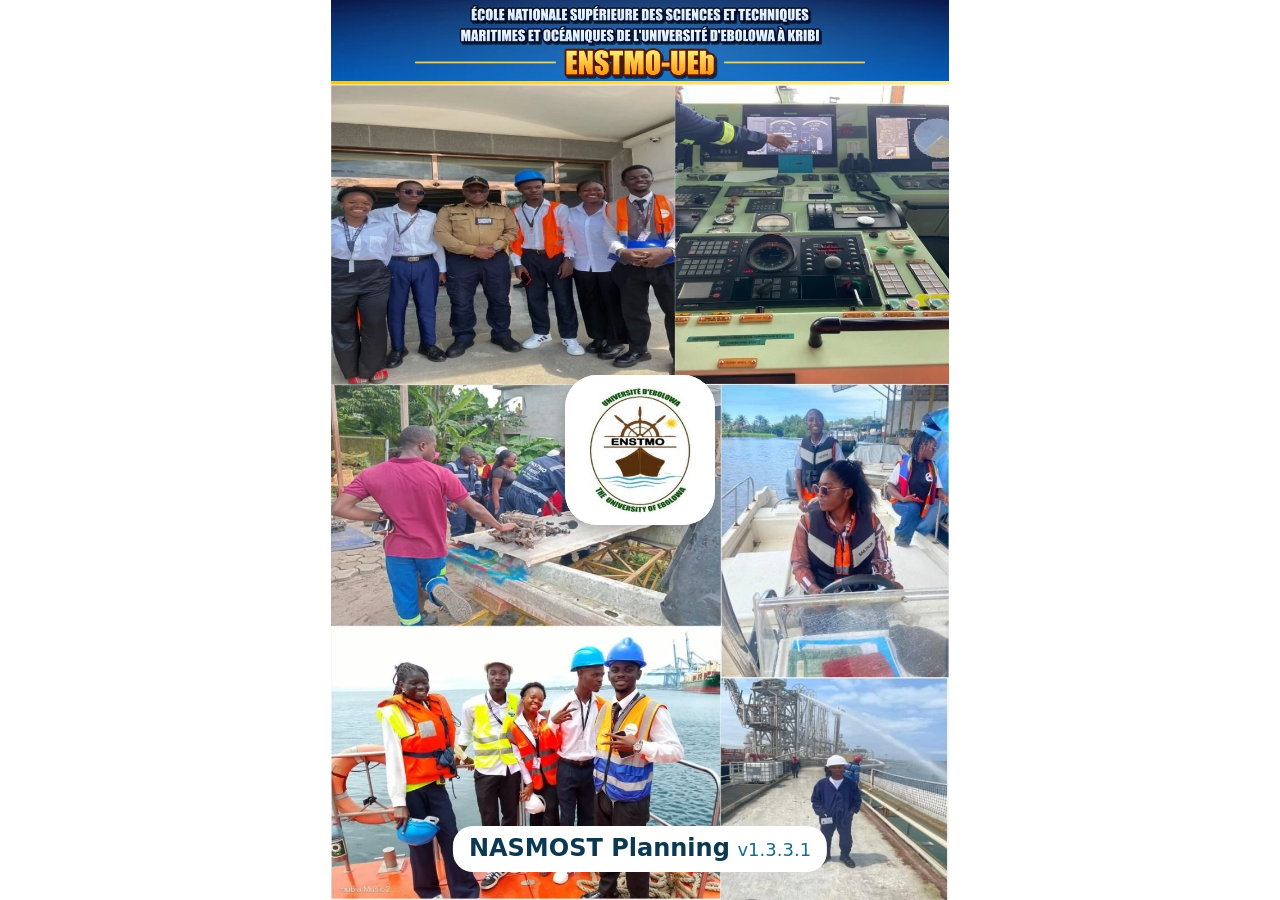
<file: web/index.html>
<!doctype html>
<html lang="fr">
<head>
  <meta charset="utf-8">
  <meta name="viewport" content="width=device-width, initial-scale=1, viewport-fit=cover">
  <title>NASMOST Planning</title>
  <meta name="description" content="Emplois du temps, annonces et opportunités des étudiants de l'ENSTMO (Université d'Ebolowa, Kribi).">
  <meta name="theme-color" content="#0B3954">
  <link rel="icon" href="icon-192.png">
  <link rel="apple-touch-icon" href="apple-touch-icon.png">
  <!-- iPhone : ouverture en plein écran depuis l'écran d'accueil, comme une application -->
  <meta name="apple-mobile-web-app-capable" content="yes">
  <meta name="mobile-web-app-capable" content="yes">
  <meta name="apple-mobile-web-app-title" content="NASMOST">
  <meta name="apple-mobile-web-app-status-bar-style" content="black-translucent">
  <link rel="manifest" href="manifest.webmanifest">
  <link rel="stylesheet" href="style.css">
</head>
<body>
  <!-- Écran d'accueil (quelques instants à l'ouverture), comme dans l'application mobile -->
  <div id="welcome" class="welcome" hidden>
    <img class="welcome-poster" src="welcome.webp" alt="">
    <div class="welcome-card"><img src="icon-512.png" alt=""></div>
    <div class="welcome-title"><strong>NASMOST Planning</strong> <span id="welcomeVersion"></span></div>
  </div>

  <header id="topbar" class="topbar">
    <div class="topbar-row">
      <button id="backButton" class="icon-button" hidden aria-label="Retour">
        <svg viewBox="0 0 24 24"><path d="M20 11H7.83l5.59-5.59L12 4l-8 8 8 8 1.41-1.41L7.83 13H20v-2z"/></svg>
      </button>
      <h1 id="title" class="title">NASMOST Planning</h1>
      <div id="actions" class="actions"></div>
    </div>
    <div id="weekbar" class="weekbar" hidden></div>
    <nav id="tabs" class="tabs" hidden></nav>
  </header>

  <main id="main" class="main"></main>

  <div id="menu" class="menu" hidden></div>
  <dialog id="dialog" class="dialog"></dialog>
  <div id="toast" class="toast" hidden></div>
  <!-- Invitation à installer le site comme une application (mobile, une fois) -->
  <div id="installBanner" class="install-banner" hidden></div>

  <script src="app.js"></script>
</body>
</html>
</file>
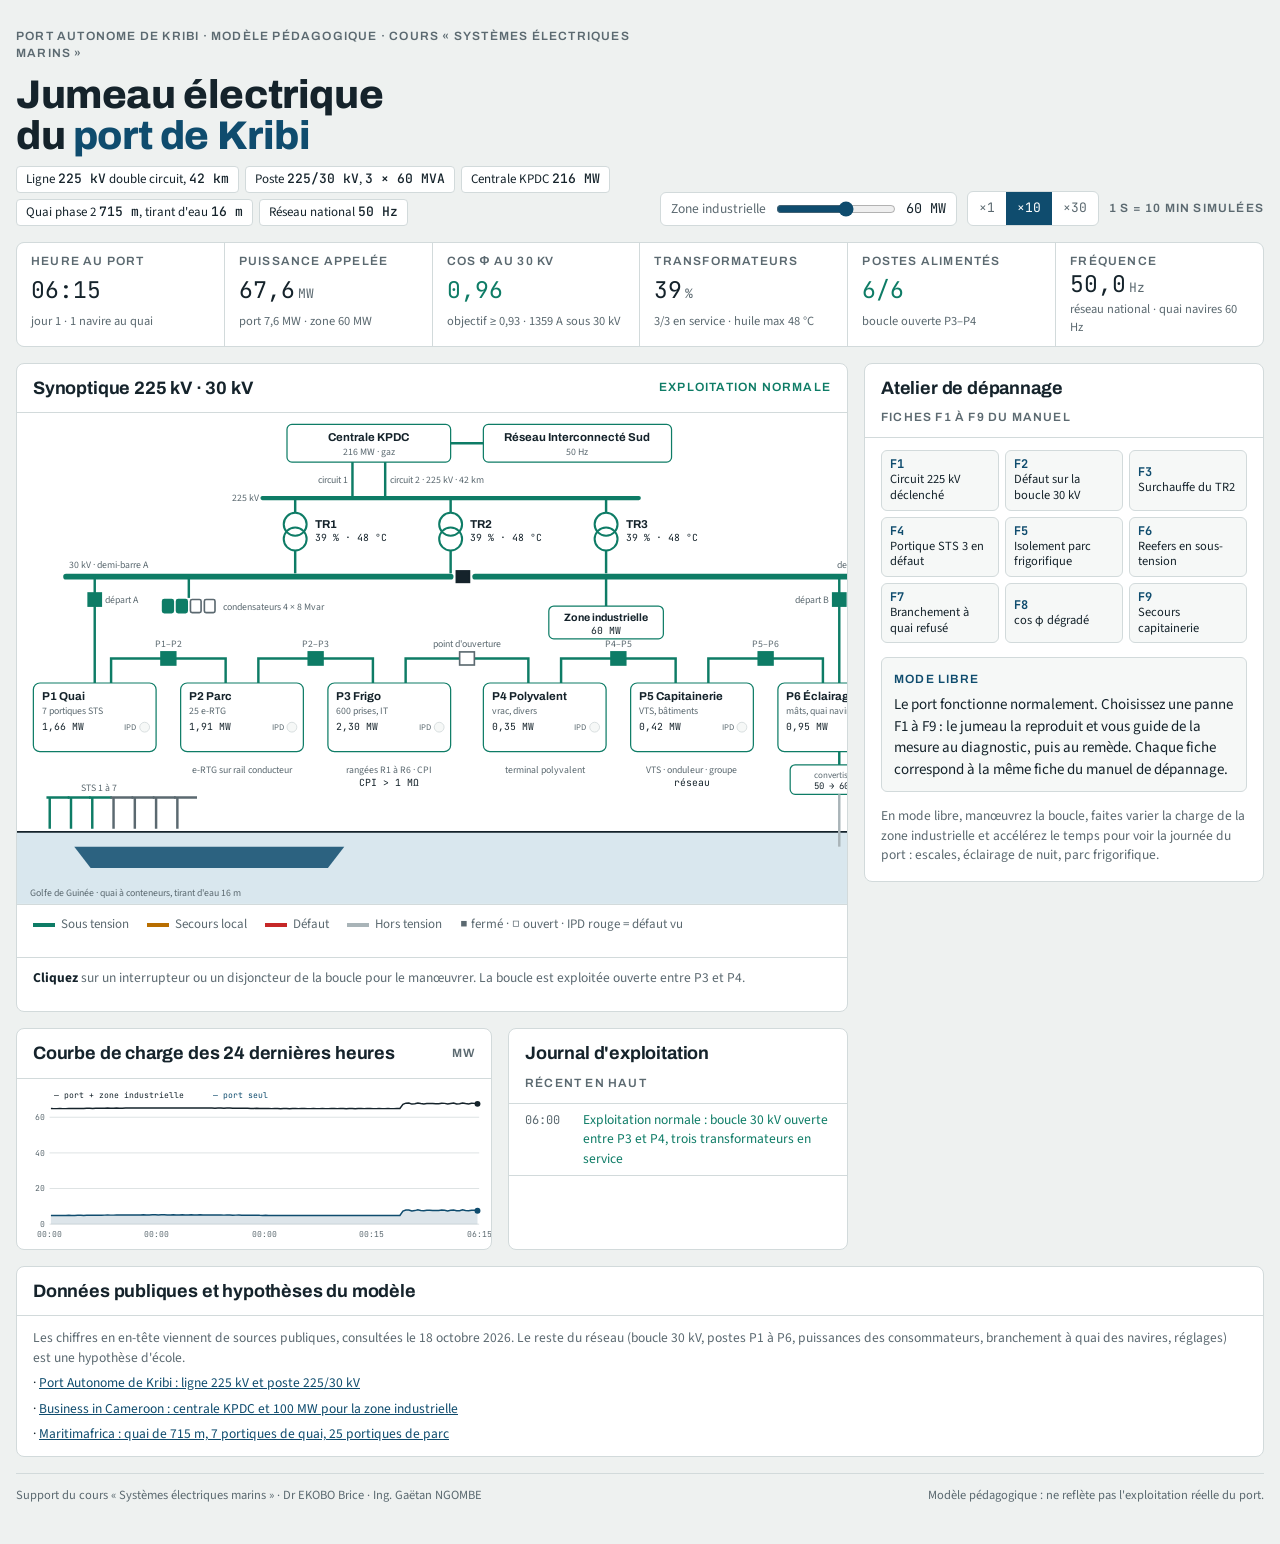
<file: supports/NMSI/NSI-4121/Jumeau_electrique_du_port_de_Kribi.html>
<!doctype html><html><head><meta charset=utf8><meta name=viewport content="width=device-width,initial-scale=1,viewport-fit=cover"><style>:root{color-scheme:light;box-sizing:border-box;padding-top:env(safe-area-inset-top,0px);padding-bottom:env(safe-area-inset-bottom,0px)}html{scroll-padding-top:env(safe-area-inset-top,0px)}body{margin:0;padding:0;font:14px -apple-system,BlinkMacSystemFont,sans-serif;background:#fff;color:#000}img{max-width:100%}[hidden]:not([hidden=until-found i]){display:none!important}</style></head><body>
<title>Jumeau électrique du port de Kribi</title>
<meta name="claude:viewport-fit-sides" content="cover">
<link rel="preconnect" href="https://fonts.googleapis.com">
<link rel="stylesheet" href="https://fonts.googleapis.com/css2?family=Archivo:wght@500;600;700;800&family=Source+Sans+3:wght@400;500;600&family=JetBrains+Mono:wght@400;500&display=swap">
<style>
/* Plan d'exploitation portuaire : synoptique HT au centre, atelier de dépannage à droite,
   courbe de charge du jour et sources dessous. Béton clair, bleu du golfe de Guinée. */
:root {
  --bg: #EEF1F0;
  --surface: #FFFFFF;
  --surface-2: #F6F8F7;
  --ink: #15232B;
  --mute: #5B6970;
  --line: #D2DADB;
  --sea: #0F4C6E;
  --sea-soft: #D9E7EE;
  --live: #0E7C66;
  --amber: #B86E00;
  --fault: #C62828;
  --dead: #A9B4B8;
  --f-disp: "Archivo", "Arial Narrow", Arial, sans-serif;
  --f-body: "Source Sans 3", "Segoe UI", Roboto, Helvetica, Arial, sans-serif;
  --f-mono: "JetBrains Mono", ui-monospace, Consolas, monospace;
}
@media (prefers-color-scheme: dark) { :root:not([data-theme="light"]) {
  --bg: #0E161A; --surface: #152127; --surface-2: #1A2930; --ink: #E2EAED; --mute: #93A4AB; --line: #2A3B42;
  --sea: #62B4DC; --sea-soft: #16313F; --live: #3CC29E; --amber: #F0A830; --fault: #FF6B6B; --dead: #4A5A61; color-scheme: dark; } }
:root[data-theme="dark"] {
  --bg: #0E161A; --surface: #152127; --surface-2: #1A2930; --ink: #E2EAED; --mute: #93A4AB; --line: #2A3B42;
  --sea: #62B4DC; --sea-soft: #16313F; --live: #3CC29E; --amber: #F0A830; --fault: #FF6B6B; --dead: #4A5A61; color-scheme: dark; }
* { box-sizing: border-box; }
html, body { background: var(--bg); color: var(--ink); }
body { font-family: var(--f-body); font-size: 15px; line-height: 1.45; padding-left: max(16px, env(safe-area-inset-left, 0px)); padding-right: max(16px, env(safe-area-inset-right, 0px)); padding-block: 16px 40px; }
.wrap { max-width: 1440px; margin: 0 auto; display: flex; flex-direction: column; gap: 16px; }
h1, h2, h3 { font-family: var(--f-disp); margin: 0; text-wrap: balance; letter-spacing: -.01em; }
.eyebrow { font-family: var(--f-disp); font-size: 12px; font-weight: 600; letter-spacing: .1em; text-transform: uppercase; color: var(--mute); }
.mono { font-family: var(--f-mono); font-variant-numeric: tabular-nums; }
button, select, input { font: inherit; }
button { cursor: pointer; }
:focus-visible { outline: 2px solid var(--sea); outline-offset: 2px; }

header.top { display: grid; grid-template-columns: minmax(0, 1fr) auto; gap: 12px 24px; align-items: end; }
@media (max-width: 860px) { header.top { grid-template-columns: minmax(0, 1fr); } }
header.top h1 { font-size: clamp(26px, 3.4vw, 40px); font-weight: 800; line-height: 1.02; }
header.top h1 span { color: var(--sea); }
.facts { display: flex; flex-wrap: wrap; gap: 6px; margin-top: 10px; }
.fact { font-size: 13px; padding: 3px 9px; border-radius: 4px; background: var(--surface); border: 1px solid var(--line); }
.fact b { font-family: var(--f-mono); font-weight: 500; }
.tools { display: flex; flex-wrap: wrap; gap: 10px; align-items: center; justify-content: flex-end; }
.tool { display: flex; align-items: center; gap: 8px; background: var(--surface); border: 1px solid var(--line); border-radius: 6px; padding: 6px 10px; font-size: 13.5px; }
.tool label { color: var(--mute); }
.tool input[type=range] { width: 120px; accent-color: var(--sea); }
.seg { display: inline-flex; border: 1px solid var(--line); border-radius: 6px; overflow: hidden; background: var(--surface); }
.seg button { border: 0; background: transparent; padding: 7px 11px; color: var(--mute); font-family: var(--f-mono); font-size: 13px; }
.seg button[aria-pressed="true"] { background: var(--sea); color: var(--surface); }

.kpis { display: grid; grid-template-columns: repeat(auto-fit, minmax(150px, 1fr)); gap: 1px; background: var(--line); border: 1px solid var(--line); border-radius: 8px; overflow: hidden; }
.kpi { background: var(--surface); padding: 10px 14px; display: grid; gap: 2px; }
.kpi .v { font-family: var(--f-mono); font-size: 23px; line-height: 1.1; font-variant-numeric: tabular-nums; }
.kpi .v small { font-size: 13px; color: var(--mute); margin-left: 3px; }
.kpi .s { font-size: 12.5px; color: var(--mute); }
.kpi.warn .v { color: var(--amber); } .kpi.crit .v { color: var(--fault); } .kpi.good .v { color: var(--live); }

.main { display: grid; grid-template-columns: minmax(0, 1fr) 400px; gap: 16px; align-items: start; }
@media (max-width: 1150px) { .main { grid-template-columns: minmax(0, 1fr); } }
.card { background: var(--surface); border: 1px solid var(--line); border-radius: 8px; min-width: 0; }
.card > header { display: flex; justify-content: space-between; align-items: center; gap: 8px; flex-wrap: wrap; padding: 11px 16px; border-bottom: 1px solid var(--line); }
.card > header h2 { font-size: 18px; font-weight: 700; }

/* synoptique */
.scroll { overflow-x: auto; }
#mimic { display: block; width: 100%; min-width: 900px; height: auto; }
#mimic text { font-family: var(--f-body); fill: var(--ink); }
#mimic .nm { font-family: var(--f-disp); font-weight: 700; font-size: 14px; }
#mimic .sm { font-size: 12px; fill: var(--mute); }
#mimic .mv { font-family: var(--f-mono); font-size: 12px; fill: var(--ink); }
.w { fill: none; stroke: var(--dead); stroke-width: 3; }
.w.live { stroke: var(--live); }
.w.fault { stroke: var(--fault); }
.w.amber { stroke: var(--amber); }
.bus { stroke-width: 7; stroke-linecap: round; }
.sw { fill: var(--surface); stroke: var(--mute); stroke-width: 2; cursor: pointer; }
.sw.closed { fill: var(--ink); stroke: var(--ink); }
.sw.closed.live { fill: var(--live); stroke: var(--live); }
.sw.trip { stroke: var(--fault); stroke-width: 3; }
.sw:hover { stroke: var(--sea); stroke-width: 3; }
.box { fill: var(--surface); stroke: var(--line); stroke-width: 1.5; }
.box.live { stroke: var(--live); }
.box.dead { stroke: var(--dead); stroke-dasharray: 5 4; }
.box.backup { stroke: var(--amber); }
.box.alarm { stroke: var(--fault); stroke-width: 2.5; }
.ipd { fill: var(--surface-2); stroke: var(--line); }
.ipd.on { fill: var(--fault); stroke: var(--fault); }
.sea { fill: var(--sea-soft); }
.hull { fill: var(--sea); opacity: .85; }
.legend { display: flex; flex-wrap: wrap; gap: 6px 18px; padding: 10px 16px; border-top: 1px solid var(--line); font-size: 13px; color: var(--mute); }
.legend i { display: inline-block; width: 22px; border-top: 4px solid; vertical-align: middle; margin-right: 6px; }
.note { padding: 10px 16px; border-top: 1px solid var(--line); font-size: 13.5px; color: var(--mute); }
.note b { color: var(--ink); }

/* atelier */
.sc-list { display: grid; grid-template-columns: repeat(3, 1fr); gap: 6px; padding: 12px 16px 0; }
.sc-list button { text-align: left; border: 1px solid var(--line); background: var(--surface-2); border-radius: 6px; padding: 6px 8px; font-size: 12.5px; line-height: 1.25; color: var(--ink); min-height: 48px; }
.sc-list button b { display: block; font-family: var(--f-mono); font-size: 12px; color: var(--sea); }
.sc-list button[aria-pressed="true"] { border-color: var(--sea); box-shadow: inset 0 0 0 1px var(--sea); }
.sc-list button.done b::after { content: " ✓"; color: var(--live); }
.atelier { padding: 14px 16px 16px; display: grid; gap: 14px; }
.ticket { border: 1px solid var(--line); border-radius: 6px; padding: 10px 12px; background: var(--surface-2); }
.ticket .eyebrow { color: var(--fault); }
.ticket p { margin: 4px 0 0; }
.stage h3 { font-size: 14px; font-weight: 700; text-transform: uppercase; letter-spacing: .06em; color: var(--mute); margin-bottom: 6px; display: flex; justify-content: space-between; }
.meas { display: grid; gap: 6px; }
.meas button { display: grid; grid-template-columns: minmax(0, 1fr) auto; gap: 8px; align-items: center; text-align: left; border: 1px solid var(--line); background: var(--surface); border-radius: 6px; padding: 7px 10px; color: var(--ink); font-size: 13.5px; }
.meas button:hover:not(:disabled) { border-color: var(--sea); }
.meas button .r { font-family: var(--f-mono); font-size: 12.5px; color: var(--mute); }
.meas button.shown { cursor: default; background: var(--surface-2); }
.meas button.shown .r { color: var(--ink); }
.meas .res { grid-column: 1 / -1; font-size: 13px; color: var(--ink); border-top: 1px dashed var(--line); padding-top: 5px; }
.choices { display: grid; gap: 6px; }
.choices button { text-align: left; border: 1px solid var(--line); background: var(--surface); border-radius: 6px; padding: 8px 10px; color: var(--ink); font-size: 13.5px; }
.choices button.ok { border-color: var(--live); background: color-mix(in srgb, var(--live) 10%, var(--surface)); }
.choices button.ko { border-color: var(--fault); background: color-mix(in srgb, var(--fault) 8%, var(--surface)); }
.fb { font-size: 13px; padding: 8px 10px; border-radius: 6px; border-left: 0; background: var(--surface-2); }
.acts { display: flex; flex-wrap: wrap; gap: 6px; }
.acts button { border: 1px solid var(--sea); color: var(--sea); background: var(--surface); border-radius: 6px; padding: 7px 11px; font-size: 13.5px; }
.acts button:disabled { opacity: .45; cursor: not-allowed; }
.acts button.done { border-color: var(--live); color: var(--live); }
.score { display: flex; justify-content: space-between; gap: 10px; align-items: center; font-size: 13.5px; border-top: 1px solid var(--line); padding-top: 10px; }
.score .big { font-family: var(--f-mono); font-size: 22px; }
.win { color: var(--live); font-family: var(--f-disp); font-weight: 700; }

/* journal & courbe */
.log { list-style: none; margin: 0; padding: 0; max-height: 260px; overflow-y: auto; }
.log li { display: grid; grid-template-columns: 50px minmax(0, 1fr); gap: 8px; padding: 6px 16px; border-bottom: 1px solid var(--line); font-size: 13.5px; }
.log .tm { font-family: var(--f-mono); color: var(--mute); font-size: 12px; padding-top: 2px; }
.log .a { color: var(--fault); } .log .o { color: var(--live); } .log .i { color: var(--ink); } .log .w2 { color: var(--amber); }
#curve { display: block; width: 100%; height: auto; }
#curve text { font-family: var(--f-mono); font-size: 11px; fill: var(--mute); }
.two { display: grid; grid-template-columns: minmax(0, 1.4fr) minmax(0, 1fr); gap: 16px; }
@media (max-width: 1000px) { .two { grid-template-columns: minmax(0, 1fr); } }
.src { padding: 12px 16px; font-size: 13.5px; display: grid; gap: 6px; }
.src a { color: var(--sea); }
.src p { margin: 0; color: var(--mute); }
footer { font-size: 12.5px; color: var(--mute); display: flex; justify-content: space-between; flex-wrap: wrap; gap: 8px; border-top: 1px solid var(--line); padding-top: 12px; }
@media (max-width: 520px) { .sc-list { grid-template-columns: repeat(2, 1fr); } }
@media (prefers-reduced-motion: reduce) { * { transition: none !important; } }
</style>

<div class="wrap">
  <header class="top">
    <div>
      <p class="eyebrow">Port Autonome de Kribi · modèle pédagogique · cours « Systèmes électriques marins »</p>
      <h1>Jumeau électrique du <span>port de Kribi</span></h1>
      <div class="facts" aria-label="Données publiques">
        <span class="fact">Ligne <b>225 kV</b> double circuit, <b>42 km</b></span>
        <span class="fact">Poste <b>225/30 kV</b>, <b>3 × 60 MVA</b></span>
        <span class="fact">Centrale KPDC <b>216 MW</b></span>
        <span class="fact">Quai phase 2 <b>715 m</b>, tirant d'eau <b>16 m</b></span>
        <span class="fact">Réseau national <b>50 Hz</b></span>
      </div>
    </div>
    <div class="tools">
      <div class="tool"><label for="ind">Zone industrielle</label><input id="ind" type="range" min="0" max="100" step="5" value="60"><span class="mono" id="indv">60 MW</span></div>
      <div class="seg" role="group" aria-label="Vitesse de simulation">
        <button data-sp="1" aria-pressed="false">×1</button>
        <button data-sp="10" aria-pressed="true">×10</button>
        <button data-sp="30" aria-pressed="false">×30</button>
      </div>
      <span class="eyebrow">1 s = <span id="spv">10</span> min simulées</span>
    </div>
  </header>

  <section class="kpis" aria-label="Indicateurs du poste 30 kV">
    <div class="kpi" id="k-h"><span class="eyebrow">Heure au port</span><span class="v">06:00</span><span class="s">jour 1</span></div>
    <div class="kpi" id="k-p"><span class="eyebrow">Puissance appelée</span><span class="v">0<small>MW</small></span><span class="s">port + zone industrielle</span></div>
    <div class="kpi" id="k-c"><span class="eyebrow">cos φ au 30 kV</span><span class="v">0,95</span><span class="s">objectif ≥ 0,93</span></div>
    <div class="kpi" id="k-t"><span class="eyebrow">Transformateurs</span><span class="v">0<small>%</small></span><span class="s">charge moyenne</span></div>
    <div class="kpi" id="k-n"><span class="eyebrow">Postes alimentés</span><span class="v">6/6</span><span class="s">boucle 30 kV</span></div>
    <div class="kpi" id="k-f"><span class="eyebrow">Fréquence</span><span class="v">50,0<small>Hz</small></span><span class="s">quai navires : 60 Hz</span></div>
  </section>

  <div class="main">
    <div style="display:grid;gap:16px;min-width:0">
      <section class="card" aria-label="Synoptique électrique du port">
        <header><h2>Synoptique 225 kV · 30 kV</h2><span class="eyebrow" id="state">Exploitation normale</span></header>
        <div class="scroll"><svg id="mimic" viewBox="0 0 1100 600" role="img" aria-label="Schéma unifilaire interactif du réseau électrique du port de Kribi"></svg></div>
        <div class="legend">
          <span><i style="border-color:var(--live)"></i>Sous tension</span>
          <span><i style="border-color:var(--amber)"></i>Secours local</span>
          <span><i style="border-color:var(--fault)"></i>Défaut</span>
          <span><i style="border-color:var(--dead)"></i>Hors tension</span>
          <span>■ fermé · □ ouvert · IPD rouge = défaut vu</span>
        </div>
        <p class="note"><b>Cliquez</b> sur un interrupteur ou un disjoncteur de la boucle pour le manœuvrer. La boucle est exploitée ouverte entre P3 et P4.</p>
      </section>
      <div class="two">
        <section class="card" aria-label="Courbe de charge">
          <header><h2>Courbe de charge des 24 dernières heures</h2><span class="eyebrow">MW</span></header>
          <svg id="curve" viewBox="0 0 640 230" role="img" aria-label="Puissance appelée par le port et la zone industrielle"></svg>
        </section>
        <section class="card" aria-label="Journal d'exploitation">
          <header><h2>Journal d'exploitation</h2><span class="eyebrow">récent en haut</span></header>
          <ul class="log" id="log"></ul>
        </section>
      </div>
    </div>

    <section class="card" aria-label="Atelier de dépannage">
      <header><h2>Atelier de dépannage</h2><span class="eyebrow">fiches F1 à F9 du manuel</span></header>
      <div class="sc-list" id="sc-list" role="group" aria-label="Pannes à simuler"></div>
      <div class="atelier" id="atelier"></div>
    </section>
  </div>

  <section class="card" aria-label="Données et hypothèses">
    <header><h2>Données publiques et hypothèses du modèle</h2></header>
    <div class="src">
      <p>Les chiffres en en-tête viennent de sources publiques, consultées le 18 octobre 2026. Le reste du réseau (boucle 30 kV, postes P1 à P6, puissances des consommateurs, branchement à quai des navires, réglages) est une hypothèse d'école.</p>
      <span>· <a href="https://pak.cm/?p=11567" target="_blank" rel="noopener">Port Autonome de Kribi : ligne 225 kV et poste 225/30 kV</a></span>
      <span>· <a href="https://www.businessincameroon.com/energy/0608-14900-kribi-gas-plant-to-supply-100-mw-to-industrial-zone-by-end-of-2026" target="_blank" rel="noopener">Business in Cameroon : centrale KPDC et 100 MW pour la zone industrielle</a></span>
      <span>· <a href="https://maritimafrica.com/en/kribi-containers-terminal-kct-is-investing-more-than-us114-million-about-70-billion-cfa-francs-for-the-acquisition-of-new-equipment/" target="_blank" rel="noopener">Maritimafrica : quai de 715 m, 7 portiques de quai, 25 portiques de parc</a></span>
    </div>
  </section>

  <footer>
    <span>Support du cours « Systèmes électriques marins » · Dr EKOBO Brice · Ing. Gaëtan NGOMBE</span>
    <span>Modèle pédagogique : ne reflète pas l'exploitation réelle du port.</span>
  </footer>
</div>

<script>
/*MODEL-START*/
const POSTES = [
  { id: "P1", nm: "P1 Quai", sub: "7 portiques STS" },
  { id: "P2", nm: "P2 Parc", sub: "25 e-RTG" },
  { id: "P3", nm: "P3 Frigo", sub: "600 prises, IT" },
  { id: "P4", nm: "P4 Polyvalent", sub: "vrac, divers" },
  { id: "P5", nm: "P5 Capitainerie", sub: "VTS, bâtiments" },
  { id: "P6", nm: "P6 Éclairage", sub: "mâts, quai navires" },
];
// segments de boucle : DA-P1, P1-P2, P2-P3, P3-P4 (ouverture), P4-P5, P5-P6, P6-DB
const SEGS = ["A1", "12", "23", "34", "45", "56", "6B"];

function newState() {
  return {
    t: 6 * 60, // minutes depuis minuit, jour 1
    ind: 60,
    c225: [true, true],
    tr: [{ on: true, fans: true, th: 50, share: 1 }, { on: true, fans: true, th: 50, share: 1 }, { on: true, fans: true, th: 50, share: 1 }],
    DA: true, DB: true, DAtrip: false, DBtrip: false,
    seg: { A1: true, "12": true, "23": true, "34": false, "45": true, "56": true, "6B": true },
    segFault: null, ipd: {},
    capSteps: [true, true, true, true], capFuse: [true, true, true, true],
    sts3: "ok", // ok | defaut | consigne
    cpi: 2000, isoFault: false, // kΩ
    rowR2: false,
    ops: { converter: true, connected: false, refused: false },
    p5brk: true, gen5: { run: false, fail: false, chargerOK: true, tries: 0, startT: 0 }, ups: 100,
    gen3: { run: false, st: 0 },
    log: [], seq: 0, hist: [],
    flags: {},
  };
}
function logE(S, k, m) { S.log.unshift({ t: S.t, k, m, n: ++S.seq }); if (S.log.length > 80) S.log.pop(); }
function hh(t) { const m = Math.floor(t) % 1440; return String(Math.floor(m / 60)).padStart(2, "0") + ":" + String(m % 60).padStart(2, "0"); }

// ----- profils de charge (MW) -----
function ships(t) { const h = (t / 60) % 24; return { A: h >= 2 && h < 14, B: h >= 10 && h < 23 }; }
function profile(S) {
  const h = (S.t / 60) % 24, sh = ships(S.t);
  const nCranes = (sh.A ? 3 : 0) + (sh.B ? 3 : 0) - (S.sts3 !== "ok" && (sh.A || sh.B) ? 1 : 0);
  const wob = 0.85 + 0.15 * Math.sin(S.t / 7) * Math.sin(S.t / 3.1);
  const night = h < 6.5 || h >= 18.5;
  const P = {
    P1: 0.15 + Math.max(0, nCranes) * 0.62 * wob,
    P2: 0.25 + (sh.A || sh.B ? 1.9 : 0.5) * (0.9 + 0.1 * Math.sin(S.t / 5)),
    P3: 2.3 * (1 + 0.15 * Math.max(0, Math.sin((h - 7) / 24 * 2 * Math.PI))),
    P4: h >= 7 && h < 19 ? 1.2 : 0.35,
    P5: 0.42 + (h >= 8 && h < 18 ? 0.18 : 0),
    P6: (night ? 0.95 : 0.1) + (S.ops.connected ? 2.5 : 0),
  };
  const PF = { P1: 0.84, P2: 0.9, P3: 0.86, P4: 0.85, P5: 0.9, P6: S.ops.connected ? 0.94 : 0.95 };
  return { P, PF, nCranes: Math.max(0, nCranes), sh };
}

// ----- topologie de la boucle -----
function ring(S) {
  // nœuds : A (barre A via DA), P1..P6, B (barre B via DB)
  const nodes = ["A", "P1", "P2", "P3", "P4", "P5", "P6", "B"];
  const live = {};
  const srcA = S.DA && !S.DAtrip, srcB = S.DB && !S.DBtrip;
  const busOK = S.tr.some(t => t.on) && (S.c225[0] || S.c225[1]);
  const feed = {};
  const walk = (startIdx, dir, tag) => {
    for (let i = startIdx; i >= 0 && i < nodes.length; i += dir) {
      const segIdx = dir > 0 ? i : i - 1; // segment entre nodes[i] et nodes[i+dir]
      if (i !== startIdx) { live[nodes[i]] = true; (feed[nodes[i]] ||= []).push(tag); }
      const s = dir > 0 ? SEGS[i] : SEGS[i - 1];
      if (s === undefined || !S.seg[s]) break;
    }
  };
  if (busOK && srcA) walk(0, 1, "A");
  if (busOK && srcB) walk(7, -1, "B");
  return { live, feed };
}
function segEnergized(S, s, R) {
  const i = SEGS.indexOf(s); const nodes = ["A", "P1", "P2", "P3", "P4", "P5", "P6", "B"];
  const a = nodes[i], b = nodes[i + 1];
  const la = a === "A" ? (S.DA && !S.DAtrip) : R.live[a], lb = b === "B" ? (S.DB && !S.DBtrip) : R.live[b];
  return S.seg[s] && (la || lb);
}
function checkFault(S) {
  if (!S.segFault) return;
  const R = ring(S);
  if (!segEnergized(S, S.segFault, R)) return;
  // quel départ alimente le défaut ?
  const i = SEGS.indexOf(S.segFault); const nodes = ["A", "P1", "P2", "P3", "P4", "P5", "P6", "B"];
  const a = nodes[i], b = nodes[i + 1];
  const fromA = a === "A" ? true : (R.feed[a] || []).includes("A") || (R.feed[b] || []).includes("A");
  const fromB = b === "B" ? true : (R.feed[b] || []).includes("B") || (R.feed[a] || []).includes("B");
  S.ipd = {};
  if (fromA && S.DA && !S.DAtrip) { S.DAtrip = true; for (let k = 1; k <= i; k++) S.ipd[nodes[k]] = true; logE(S, "a", "Déclenchement départ A : maximum de courant phase-terre"); }
  if (fromB && S.DB && !S.DBtrip) { S.DBtrip = true; for (let k = i + 1; k <= 6; k++) S.ipd[nodes[k]] = true; logE(S, "a", "Déclenchement départ B : maximum de courant phase-terre"); }
}

function compute(S) {
  const pr = profile(S), R = ring(S);
  const out = { R, pr, postes: {} };
  let P = 0, Q = 0, Pport = 0;
  POSTES.forEach(p => {
    let live = !!R.live[p.id], backup = false, pw = pr.P[p.id];
    if (p.id === "P3" && !live && S.gen3.run && S.gen3.st >= 10) backup = true;
    if (p.id === "P5" && live && !S.p5brk) { live = false; }
    if (p.id === "P5" && !live && S.gen5.run) backup = true;
    out.postes[p.id] = { live, backup, P: live ? pw : backup ? (p.id === "P3" ? 1.4 : 0.42) : 0 };
    if (live) { P += pw; Q += pw * Math.tan(Math.acos(pr.PF[p.id])); Pport += pw; }
  });
  const ind = S.ind; P += ind; Q += ind * Math.tan(Math.acos(0.88));
  // batterie de condensateurs : 4 gradins de 8 Mvar, régulateur visant cos φ 0,95
  const qTarget = P * Math.tan(Math.acos(0.95));
  let need = Math.max(0, Q - qTarget), steps = 0;
  S.capSteps = S.capSteps.map((_, k) => { const want = need > 3; if (want) { need -= 8; steps++; } return want; });
  const qc = S.capSteps.reduce((a, on, k) => a + (on && S.capFuse[k] ? 8 : 0), 0);
  const Qn = Q - qc;
  const Sva = Math.sqrt(P * P + Qn * Qn);
  out.P = P; out.Pport = Pport; out.Q = Qn; out.S = Sva; out.cos = Sva > 0 ? P / Sva : 1; out.qc = qc;
  const trOn = S.tr.filter(t => t.on);
  const wsum = trOn.reduce((a, t) => a + t.share, 0);
  out.trLoad = S.tr.map(t => t.on ? (Sva * t.share / wsum) / 60 : 0);
  out.I30 = Sva * 1e6 / (Math.sqrt(3) * 30000);
  out.c225Load = (S.c225[0] && S.c225[1]) ? Sva / 2 : Sva;
  return out;
}

function step(S, dtMin) {
  S.t += dtMin;
  checkFault(S);
  const C = compute(S);
  // transformateurs
  S.tr.forEach((t, k) => {
    if (!t.on) { t.th += (30 - t.th) * Math.min(1, dtMin / 60); return; }
    const L = C.trLoad[k];
    const thss = 35 + 60 * L * L * (t.fans ? 1 : 5);
    t.th += (thss - t.th) * Math.min(1, dtMin / 40);
    if (t.th > 90 && !t.alarmed) { t.alarmed = true; logE(S, "w2", `Alarme température huile TR${k + 1} : ${t.th.toFixed(0)} °C`); }
    if (t.th < 85) t.alarmed = false;
    if (t.th >= 105) { t.on = false; t.alarmed = false; logE(S, "a", `Déclenchement TR${k + 1} par thermostat à 105 °C ; charge reprise par les autres transformateurs`); }
  });
  // groupe de secours P3 (frigorifique)
  const p3 = C.R.live.P3;
  if (!p3) { if (!S.gen3.run) { S.gen3.run = true; S.gen3.st = 0; logE(S, "w2", "P3 hors tension : démarrage du groupe de secours du parc frigorifique"); } S.gen3.st += dtMin * 6; }
  else if (S.gen3.run) { S.gen3.run = false; logE(S, "o", "P3 réalimenté par la boucle : groupe de secours frigorifique arrêté"); }
  // poste P5 et groupe capitainerie
  const p5grid = C.R.live.P5 && S.p5brk;
  if (!p5grid) {
    if (!S.gen5.run) {
      if (!S.gen5.fail) { S.gen5.run = true; logE(S, "w2", "P5 hors tension : groupe de secours de la capitainerie en charge"); }
      else if (S.gen5.tries < 3) { S.gen5.tries = 3; logE(S, "a", "Groupe de secours P5 : 3 tentatives, échec démarrage. VTS sur onduleur"); }
      S.ups = Math.max(0, S.ups - dtMin * (100 / 25));
      if (S.ups === 0 && !S.flags.vtsLost) { S.flags.vtsLost = true; logE(S, "a", "Onduleur épuisé : VTS et aides à la navigation hors service"); }
    }
  } else { if (S.gen5.run) { S.gen5.run = false; logE(S, "o", "P5 réalimenté : groupe de secours capitainerie arrêté"); } S.ups = Math.min(100, S.ups + dtMin * 2); }
  // historique
  const last = S.hist[S.hist.length - 1];
  if (!last || S.t - last.t >= 10) { S.hist.push({ t: S.t, port: C.Pport, tot: C.P }); while (S.hist.length && S.t - S.hist[0].t > 1440) S.hist.shift(); }
  return C;
}
/*MODEL-END*/

/* ---------- scénarios (fiches F1–F9) ---------- */
const SC = [
  { id: "F1", t: "Circuit 225 kV déclenché",
    ticket: "Alarme « déclenchement circuit 2 » au poste 225/30 kV. Le port reste alimenté, aucune coupure n'est signalée.",
    setup: s => { s.c225[1] = false; logE(s, "a", "Déclenchement circuit 2 de la ligne 225 kV"); },
    meas: [
      ["Relais de distance du circuit 2", "zone 1, phase-terre", "Défaut vu en zone 1, sur la ligne elle-même, pas dans le poste."],
      ["Charge du circuit 1", s => `${fr(compute(s).S, 0)} MVA`, "Le circuit 1 porte seul tout le transit, dans sa capacité."],
      ["Tension 30 kV", "30,1 kV", "Normale : le poste n'est pas touché."],
      ["Température TR1 à TR3", "≈ 50 °C", "Normale : les transformateurs ne sont pas en cause."],
    ],
    choices: [["Défaut sur la ligne, éliminé par la protection (sécurité N-1)", true, "Juste. Le relais de distance localise le défaut en zone 1 : sur la ligne."], ["Panne d'un transformateur 225/30 kV", false, "Non : les trois transformateurs sont en service et à température normale."], ["Surcharge du port", false, "Non : un seul circuit suffit à porter la charge actuelle."]],
    acts: [["Informer le dispatching et demander l'avis de réenclenchement", s => { s.flags.f1asked = true; logE(s, "i", "Dispatching informé : inspection de la ligne demandée"); }],
           ["Réenclencher le circuit 2 après accord du dispatching", s => { if (!s.flags.f1asked) { logE(s, "a", "Réenclenchement refusé : jamais sans l'accord du gestionnaire du réseau de transport"); return false; } s.c225[1] = true; logE(s, "o", "Circuit 2 réenclenché, redondance rétablie"); }]],
    solved: s => s.c225[0] && s.c225[1] },
  { id: "F2", t: "Défaut sur la boucle 30 kV",
    ticket: "Le départ A a déclenché. Les postes P1 (quai), P2 (parc) et P3 (frigorifique) sont hors tension ; le groupe de secours du parc frigorifique démarre.",
    setup: s => { s.segFault = "23"; checkFault(s); },
    meas: [
      ["Relais du départ A", "max I phase-terre", "Défaut à la terre en aval du départ A."],
      ["Indicateurs de passage de défaut P1, P2, P3", "P1 ● P2 ● P3 ○", "Le courant de défaut est passé par P1 et P2, pas par P3 : le défaut est entre P2 et P3."],
      ["Isolement tronçon P2–P3 (consigné)", "0,05 MΩ", "Câble en défaut d'isolement, à remplacer."],
      ["Isolement tronçon P1–P2 (consigné)", "> 2 000 MΩ", "Tronçon sain."],
    ],
    choices: [["Défaut de câble entre P2 et P3", true, "Juste. Les IPD bornent le défaut entre le dernier allumé (P2) et le premier éteint (P3)."], ["Défaut dans le transformateur de P1", false, "Non : les IPD de P2 sont allumés, le défaut est plus loin."], ["Disjoncteur du départ A défectueux", false, "Non : il a déclenché sur un vrai courant de défaut à la terre."]],
    acts: [["Réparer le câble P2–P3 (tronçon isolé et consigné)", s => { if (s.seg["23"]) { logE(s, "a", "Réparation refusée : le tronçon P2–P3 n'est pas isolé"); return false; } s.segFault = null; s.ipd = {}; logE(s, "o", "Câble P2–P3 réparé, isolement correct"); }],
           ["Revenir au schéma normal (P2–P3 fermé, P3–P4 ouvert)", s => { if (s.segFault) { logE(s, "a", "Impossible : le câble P2–P3 est encore en défaut"); return false; } s.seg["23"] = true; s.seg["34"] = false; s.DA = true; s.DAtrip = false; logE(s, "o", "Schéma normal rétabli : boucle ouverte entre P3 et P4"); }]],
    hint: "Manœuvrez la boucle sur le synoptique : ouvrez P2–P3, refermez le départ A, fermez P3–P4.",
    solved: s => { const R = ring(s); return ["P1", "P2", "P3", "P4", "P5", "P6"].every(p => R.live[p]) && !s.segFault && !s.seg["34"]; } },
  { id: "F3", t: "Surchauffe du TR2",
    ticket: "Alarme « température huile TR2 » à 95 °C (alarme 90 °C, déclenchement 105 °C). La température monte encore.",
    setup: s => { s.ind = 85; s.tr[1].fans = false; s.tr[1].th = 95; s.tr[1].alarmed = true; logE(s, "w2", "Alarme température huile TR2 : 95 °C"); },
    meas: [
      ["Charge de TR1, TR2, TR3", s => compute(s).trLoad.map(l => Math.round(l * 100) + " %").join(" · "), "Charges égales : ce n'est pas une surcharge de TR2."],
      ["Ventilateurs de TR2", "arrêtés", "Le disjoncteur des auxiliaires de ventilation est ouvert."],
      ["Niveau d'huile TR2", "normal", "Pas de fuite."],
      ["Température TR1 et TR3", s => `${Math.round(s.tr[0].th)} °C · ${Math.round(s.tr[2].th)} °C`, "Normale sur les deux autres."],
    ],
    choices: [["Ventilation forcée de TR2 hors service", true, "Juste. À charge égale, seul TR2 chauffe : son refroidissement est en cause."], ["Surcharge de TR2", false, "Non : TR2 porte la même charge que TR1 et TR3."], ["Fuite d'huile de TR2", false, "Non : le niveau d'huile est normal."]],
    acts: [["Reporter une partie de la charge de TR2 sur TR1 et TR3", s => { s.tr[1].share = 0.4; logE(s, "i", "Charge de TR2 réduite, reportée sur TR1 et TR3"); }],
           ["Rechercher la cause puis réarmer les auxiliaires de ventilation", s => { s.tr[1].fans = true; logE(s, "o", "Ventilateurs TR2 remis en service (contacteur de ventilateur remplacé)"); }]],
    solved: s => s.tr[1].on && s.tr[1].fans && s.tr[1].th < 80 },
  { id: "F4", t: "Portique STS 3 en défaut",
    ticket: "Le portique STS 3 se met en défaut « surtension bus continu » chaque fois qu'un conteneur descend. La montée fonctionne.",
    setup: s => { s.sts3 = "defaut"; logE(s, "a", "STS 3 : défaut variateur de levage, surtension bus continu"); },
    meas: [
      ["Tension bus continu en descente", "> 800 V", "Nominale vers 650 V : l'énergie de freinage n'est pas évacuée."],
      ["Résistance de freinage (consignée)", "circuit ouvert", "Attendu : 4 Ω. La résistance est coupée."],
      ["Tension d'alimentation du portique", "6,6 kV", "Normale."],
      ["Rampe de décélération du variateur", "conforme", "Réglage d'origine inchangé."],
    ],
    choices: [["Résistance de freinage coupée", true, "Juste. En descente, le moteur devient générateur ; sans résistance, la tension du bus continu monte."], ["Tension réseau trop haute", false, "Non : 6,6 kV mesurés, normale."], ["Rampe de décélération trop courte", false, "Non : réglage conforme et la panne est apparue sans modification."]],
    acts: [["Consigner STS 3 (énergie électrique et charge suspendue)", s => { s.sts3 = "consigne"; logE(s, "i", "STS 3 consigné, charge posée, freins serrés"); }],
           ["Remplacer la résistance et contrôler le hacheur", s => { if (s.sts3 !== "consigne") { logE(s, "a", "Intervention refusée : STS 3 n'est pas consigné"); return false; } s.sts3 = "ok"; logE(s, "o", "STS 3 réparé, essais à vide puis en charge réussis"); }]],
    solved: s => s.sts3 === "ok" },
  { id: "F5", t: "Isolement parc frigorifique",
    ticket: "Le contrôleur d'isolement du réseau 400 V (neutre isolé) du parc frigorifique est en alarme : 12 kΩ pour un seuil de 100 kΩ. Aucun conteneur n'est coupé.",
    setup: s => { s.isoFault = true; s.cpi = 12; logE(s, "w2", "P3 : alarme contrôleur d'isolement, 12 kΩ"); },
    meas: [
      ["Ouvrir la rangée R1", "12 kΩ", "Pas de changement : R1 est saine."],
      ["Ouvrir la rangée R2", "12 kΩ", "Pas de changement : R2 est saine."],
      ["Ouvrir la rangée R3", "12 kΩ", "Pas de changement : R3 est saine."],
      ["Ouvrir la rangée R4", "> 1 MΩ", "L'isolement remonte : le défaut est dans R4."],
      ["Dans R4, ouvrir prise par prise", "prise R4-17", "Défaut sur la prise R4-17 ; trace d'eau dans le boîtier."],
    ],
    choices: [["Humidité dans une prise de la rangée R4", true, "Juste. L'isolement remonte en ouvrant R4, puis la prise R4-17."], ["Défaut d'un câble de la rangée R1", false, "Non : ouvrir R1 n'a rien changé."], ["Défaut du transformateur de P3", false, "Non : le défaut disparaît en ouvrant une seule rangée."]],
    acts: [["Débrancher le conteneur et consigner la prise R4-17", s => { s.flags.f5c = true; s.cpi = 2000; logE(s, "i", "Prise R4-17 consignée ; isolement du réseau : > 1 MΩ"); }],
           ["Sécher ou remplacer la prise, mesurer, remettre en service", s => { if (!s.flags.f5c) { logE(s, "a", "Consignez d'abord la prise"); return false; } s.isoFault = false; s.cpi = 2000; logE(s, "o", "Prise R4-17 remplacée, isolement correct, conteneur rebranché"); }]],
    solved: s => !s.isoFault },
  { id: "F6", t: "Reefers en sous-tension",
    ticket: "En fin de rangée R2, plusieurs conteneurs frigorifiques signalent une tension basse et certains groupes s'arrêtent. Le début de rangée fonctionne.",
    setup: s => { s.rowR2 = true; logE(s, "w2", "P3 : alarmes sous-tension en fin de rangée R2"); },
    meas: [
      ["Tension au départ de la rangée R2", "400 V", "Normale au départ."],
      ["Tension en fin de rangée R2", "352 V", "Chute de 12 % le long de la rangée."],
      ["Caméra thermique, coffret de rangée R2", "borne à 95 °C", "Les autres bornes sont vers 40 °C : connexion desserrée."],
      ["Courant de la rangée R2", "dans les limites", "Le câble n'est pas surchargé."],
    ],
    choices: [["Connexion desserrée dans le coffret de R2", true, "Juste. La résistance de contact crée la chute de tension et l'échauffement."], ["Surcharge générale du parc", false, "Non : courant dans les limites et une seule rangée touchée."], ["Défaut d'isolement", false, "Non : le contrôleur d'isolement est normal."]],
    acts: [["Consigner la rangée R2 et refaire la connexion", s => { s.rowR2 = false; logE(s, "o", "Connexion refaite au couple de serrage ; 396 V en fin de rangée"); }],
           ["Contrôler par thermographie en charge", s => { if (s.rowR2) { logE(s, "a", "La connexion n'a pas encore été refaite"); return false; } s.flags.f6t = true; logE(s, "o", "Thermographie : toutes les bornes vers 40 °C"); }]],
    solved: s => !s.rowR2 && s.flags.f6t },
  { id: "F7", t: "Branchement à quai refusé",
    ticket: "Un porte-conteneurs à quai est raccordé au poste de branchement à quai, mais il refuse de fermer son disjoncteur d'alimentation terre.",
    setup: s => { s.ops.converter = false; s.ops.refused = true; s.ops.connected = false; logE(s, "a", "Branchement à quai : fermeture refusée par le navire"); },
    meas: [
      ["Fréquence en sortie du poste à quai", "50 Hz", "Le navire attend 60 Hz."],
      ["État du convertisseur de fréquence", "by-pass", "Le convertisseur est contourné : la sortie reçoit le réseau 50 Hz."],
      ["Ordre des phases", "correct", "L1-L2-L3."],
      ["Tension de sortie", "6,6 kV", "Correcte."],
      ["Boucle pilote et liaison équipotentielle", "établies", "Interverrouillages satisfaits."],
    ],
    choices: [["Convertisseur contourné : le navire reçoit 50 Hz", true, "Juste. Le réseau camerounais est en 50 Hz ; le navire, en 60 Hz, refuse."], ["Ordre des phases inversé", false, "Non : l'indicateur montre le bon ordre."], ["Liaison équipotentielle absente", false, "Non : boucle pilote et liaison sont établies."]],
    acts: [["Remettre le convertisseur en service et vérifier 60 Hz", s => { s.ops.converter = true; logE(s, "o", "Convertisseur en service : 6,6 kV – 60 Hz en sortie"); }],
           ["Autoriser le navire à fermer", s => { if (!s.ops.converter) { logE(s, "a", "Toujours 50 Hz : le navire refuse encore"); return false; } s.ops.connected = true; s.ops.refused = false; logE(s, "o", "Navire alimenté par la terre : 2,5 MW à 60 Hz, ses groupes s'arrêtent"); }]],
    solved: s => s.ops.connected },
  { id: "F8", t: "cos φ dégradé",
    ticket: "Le cos φ mesuré au jeu de barres 30 kV est tombé vers 0,88 pour un objectif de 0,93. Le courant appelé augmente à puissance égale.",
    setup: s => { s.ind = 80; s.capFuse = [false, false, true, true]; logE(s, "w2", "cos φ 30 kV sous l'objectif"); },
    meas: [
      ["Gradins de condensateurs efficaces", s => `${s.capSteps.filter((on, k) => on && s.capFuse[k]).length} sur ${s.capSteps.filter(Boolean).length} demandés`, "Les gradins enclenchés par le régulateur ne fournissent pas de puissance réactive."],
      ["Fusibles des gradins 1 et 2", "fondus", "Les deux premiers gradins, ceux que le régulateur enclenche d'abord, sont hors service."],
      ["Taux d'harmoniques de tension", "4,1 %", "Modéré : à surveiller (risque de résonance)."],
      ["Mode du régulateur varmétrique", "automatique", "Réglage correct."],
    ],
    choices: [["Deux gradins hors service, fusibles fondus", true, "Juste. La compensation manque : le réseau fournit le réactif à la place des condensateurs."], ["Régulateur varmétrique en manuel", false, "Non : il est en automatique."], ["Hausse brutale de la charge réactive", false, "Non : la charge est stable, c'est la compensation qui manque."]],
    acts: [["Consigner la batterie et attendre la décharge", s => { s.flags.f8c = true; logE(s, "i", "Batterie de condensateurs consignée, décharge attendue, absence de tension vérifiée"); }],
           ["Vérifier les condensateurs et remplacer les fusibles", s => { if (!s.flags.f8c) { logE(s, "a", "Danger : batterie non consignée et peut-être encore chargée"); return false; } s.capFuse = [true, true, true, true]; logE(s, "o", "Fusibles remplacés, capacités conformes, batterie remise en service"); }]],
    solved: s => s.capFuse.every(Boolean) },
  { id: "F9", t: "Secours capitainerie",
    ticket: "Coupure du poste P5. Le VTS passe sur onduleur ; le groupe de secours fait trois tentatives de démarrage puis affiche « échec démarrage ».",
    setup: s => { s.p5brk = false; s.gen5.fail = true; s.gen5.chargerOK = false; s.ups = 100; logE(s, "a", "P5 : déclenchement du disjoncteur général basse tension"); },
    meas: [
      ["Tension batterie de démarrage au lancement", "19 V", "24 V nominal : batterie déchargée."],
      ["Chargeur de batterie du groupe", "disjoncteur ouvert", "Le chargeur est hors service depuis plusieurs jours."],
      ["Niveau de carburant", "60 %", "Suffisant."],
      ["Sélecteur du groupe", "automatique", "Position correcte."],
      ["Autonomie restante de l'onduleur", s => `${Math.round(s.ups)} %`, "Elle baisse : il faut agir vite."],
    ],
    choices: [["Batterie de démarrage déchargée, chargeur hors service", true, "Juste. Sans charge d'entretien, la batterie n'a plus assez d'énergie pour lancer le moteur."], ["Panne de carburant", false, "Non : 60 % de carburant."], ["Groupe laissé en mode manuel", false, "Non : sélecteur en automatique."]],
    acts: [["Démarrer avec une batterie d'appoint", s => { s.gen5.fail = false; s.gen5.run = true; logE(s, "o", "Groupe P5 démarré sur batterie d'appoint, VTS réalimenté"); }],
           ["Réparer le chargeur et réarmer le disjoncteur de P5", s => { if (!s.gen5.run && s.gen5.fail) { logE(s, "a", "Priorité : rétablir d'abord l'alimentation du VTS"); return false; } s.gen5.chargerOK = true; s.p5brk = true; logE(s, "o", "Chargeur réparé, P5 réalimenté par la boucle"); }]],
    solved: s => s.p5brk && s.gen5.chargerOK },
];

/* ---------- état de l'interface ---------- */
let S = newState(), speed = 10, cur = null, W = null, doneSet = new Set();
try { JSON.parse(localStorage.getItem("kribi-done") || "[]").forEach(x => doneSet.add(x)); } catch (e) {}
const $ = id => document.getElementById(id);
const fr = (x, d) => x.toFixed(d).replace(".", ",");
const NS = "http://www.w3.org/2000/svg";
function el(tag, at, par, txt) { const e = document.createElementNS(NS, tag); for (const k in at) e.setAttribute(k, at[k]); if (txt !== undefined) e.textContent = txt; par && par.appendChild(e); return e; }

/* ---------- synoptique ---------- */
const svg = $("mimic"), M = {};
const PX = { P1: 95, P2: 275, P3: 455, P4: 645, P5: 825, P6: 1005 }, PY = 330, PW = 150, PH = 84;
function buildMimic() {
  svg.innerHTML = "";
  // mer et quai
  el("rect", { x: 0, y: 512, width: 1100, height: 88, class: "sea" }, svg);
  el("line", { x1: 0, y1: 512, x2: 1100, y2: 512, stroke: "var(--ink)", "stroke-width": 2 }, svg);
  el("text", { x: 16, y: 590, class: "sm" }, svg, "Golfe de Guinée · quai à conteneurs, tirant d'eau 16 m");
  M.shipA = el("path", { d: "M70 530 h330 l-20 26 h-290 z", class: "hull" }, svg);
  M.shipB = el("path", { d: "M440 530 h330 l-20 26 h-290 z", class: "hull" }, svg);
  M.shipC = el("path", { d: "M830 530 h240 l-18 26 h-204 z", class: "hull" }, svg);
  M.shipCt = el("text", { x: 950, y: 548, "text-anchor": "middle", class: "sm", style: "fill:var(--surface)" }, svg, "navire au branchement à quai");
  // sources
  el("rect", { x: 330, y: 14, width: 200, height: 46, rx: 6, class: "box live" }, svg);
  el("text", { x: 430, y: 34, "text-anchor": "middle", class: "nm" }, svg, "Centrale KPDC");
  el("text", { x: 430, y: 51, "text-anchor": "middle", class: "sm" }, svg, "216 MW · gaz");
  el("rect", { x: 570, y: 14, width: 230, height: 46, rx: 6, class: "box live" }, svg);
  el("text", { x: 685, y: 34, "text-anchor": "middle", class: "nm" }, svg, "Réseau Interconnecté Sud");
  el("text", { x: 685, y: 51, "text-anchor": "middle", class: "sm" }, svg, "50 Hz");
  el("line", { x1: 530, y1: 37, x2: 570, y2: 37, class: "w live" }, svg);
  M.c1 = el("line", { x1: 410, y1: 60, x2: 410, y2: 104, class: "w live" }, svg);
  M.c2 = el("line", { x1: 450, y1: 60, x2: 450, y2: 104, class: "w live" }, svg);
  M.c1t = el("text", { x: 404, y: 86, "text-anchor": "end", class: "sm" }, svg, "circuit 1");
  M.c2t = el("text", { x: 456, y: 86, class: "sm" }, svg, "circuit 2 · 225 kV · 42 km");
  el("line", { x1: 300, y1: 104, x2: 760, y2: 104, class: "w live bus", style: "stroke-width:5" }, svg);
  el("text", { x: 296, y: 108, "text-anchor": "end", class: "sm" }, svg, "225 kV");
  // transformateurs
  M.tr = [0, 1, 2].map(k => {
    const x = 340 + k * 190, g = {};
    g.l1 = el("line", { x1: x, y1: 104, x2: x, y2: 122, class: "w live" }, svg);
    g.c1 = el("circle", { cx: x, cy: 136, r: 14, fill: "none", class: "w live", style: "stroke-width:2.5" }, svg);
    g.c2 = el("circle", { cx: x, cy: 154, r: 14, fill: "none", class: "w live", style: "stroke-width:2.5" }, svg);
    el("text", { x: x + 24, y: 140, class: "nm" }, svg, "TR" + (k + 1));
    g.t = el("text", { x: x + 24, y: 157, class: "mv" }, svg, "60 MVA");
    g.l2 = el("line", { x1: x, y1: 168, x2: x, y2: 196, class: "w live" }, svg);
    return g;
  });
  // barres 30 kV
  M.busA = el("line", { x1: 60, y1: 200, x2: 530, y2: 200, class: "w live bus" }, svg);
  M.busB = el("line", { x1: 560, y1: 200, x2: 1070, y2: 200, class: "w live bus" }, svg);
  el("rect", { x: 537, y: 193, width: 16, height: 14, class: "sw closed" }, svg);
  el("text", { x: 64, y: 190, class: "sm" }, svg, "30 kV · demi-barre A");
  el("text", { x: 1066, y: 190, "text-anchor": "end", class: "sm" }, svg, "demi-barre B");
  // batterie de condensateurs
  el("line", { x1: 210, y1: 200, x2: 210, y2: 226, class: "w live" }, svg);
  M.cap = [0, 1, 2, 3].map(k => el("rect", { x: 178 + k * 17, y: 228, width: 13, height: 16, rx: 2, class: "sw" }, svg));
  el("text", { x: 252, y: 241, class: "sm" }, svg, "condensateurs 4 × 8 Mvar");
  // zone industrielle
  el("line", { x1: 720, y1: 200, x2: 720, y2: 236, class: "w live" }, svg);
  M.indBox = el("rect", { x: 650, y: 236, width: 140, height: 40, rx: 6, class: "box live" }, svg);
  el("text", { x: 720, y: 254, "text-anchor": "middle", class: "nm", style: "font-size:13px" }, svg, "Zone industrielle");
  M.indT = el("text", { x: 720, y: 270, "text-anchor": "middle", class: "mv" }, svg, "60 MW");
  // départs et boucle
  M.DA = el("rect", { x: 87, y: 220, width: 16, height: 16, class: "sw", tabindex: 0, role: "button", "aria-label": "Disjoncteur départ A" }, svg);
  M.DAl1 = el("line", { x1: 95, y1: 200, x2: 95, y2: 220, class: "w" }, svg);
  M.DAl2 = el("line", { x1: 95, y1: 236, x2: 95, y2: PY, class: "w" }, svg);
  el("text", { x: 108, y: 232, class: "sm" }, svg, "départ A");
  M.DB = el("rect", { x: 997, y: 220, width: 16, height: 16, class: "sw", tabindex: 0, role: "button", "aria-label": "Disjoncteur départ B" }, svg);
  M.DBl1 = el("line", { x1: 1005, y1: 200, x2: 1005, y2: 220, class: "w" }, svg);
  M.DBl2 = el("line", { x1: 1005, y1: 236, x2: 1005, y2: PY, class: "w" }, svg);
  el("text", { x: 992, y: 232, "text-anchor": "end", class: "sm" }, svg, "départ B");
  // segments internes (ligne au-dessus des postes, y = 300)
  const segXY = { "12": [PX.P1, PX.P2], "23": [PX.P2, PX.P3], "34": [PX.P3, PX.P4], "45": [PX.P4, PX.P5], "56": [PX.P5, PX.P6] };
  M.seg = {};
  for (const s in segXY) {
    const [x1, x2] = segXY[s], xm = (x1 + x2) / 2, y = 300;
    const g = {};
    g.a = el("path", { d: `M${x1 + 20} ${PY} V${y} H${xm - 9}`, class: "w" }, svg);
    g.b = el("path", { d: `M${xm + 9} ${y} H${x2 - 20} V${PY}`, class: "w" }, svg);
    g.sw = el("rect", { x: xm - 9, y: y - 8, width: 18, height: 16, class: "sw", tabindex: 0, role: "button", "aria-label": `Interrupteur de boucle ${s[0]}–${s[1]}` }, svg);
    g.lab = el("text", { x: xm, y: y - 14, "text-anchor": "middle", class: "sm" }, svg, s === "34" ? "point d'ouverture" : `P${s[0]}–P${s[1]}`);
    M.seg[s] = g;
  }
  // postes
  M.p = {};
  POSTES.forEach(p => {
    const x = PX[p.id] - PW / 2, g = {};
    g.box = el("rect", { x, y: PY, width: PW, height: PH, rx: 8, class: "box" }, svg);
    el("text", { x: x + 10, y: PY + 21, class: "nm" }, svg, p.nm);
    el("text", { x: x + 10, y: PY + 38, class: "sm" }, svg, p.sub);
    g.v = el("text", { x: x + 10, y: PY + 58, class: "mv" }, svg, "0,00 MW");
    g.ipd = el("circle", { cx: x + PW - 14, cy: PY + 54, r: 6, class: "ipd" }, svg);
    el("text", { x: x + PW - 24, y: PY + 58, "text-anchor": "end", class: "sm", style: "font-size:10.5px" }, svg, "IPD");
    g.extra = el("text", { x: x + 10, y: PY + 75, class: "mv", style: "font-size:11px" }, svg, "");
    M.p[p.id] = g;
  });
  // consommateurs sous les postes
  const below = (x, t1, t2) => { el("line", { x1: x, y1: PY + PH, x2: x, y2: PY + PH + 22, class: "w live", "data-feed": "1" }, svg); el("text", { x, y: PY + PH + 38, "text-anchor": "middle", class: "sm" }, svg, t1); if (t2) el("text", { x, y: PY + PH + 53, "text-anchor": "middle", class: "sm" }, svg, t2); };
  M.cranes = [];
  for (let k = 0; k < 7; k++) { const x = 40 + k * 26; M.cranes.push(el("path", { d: `M${x} 508 V470 h18 M${x - 4} 470 h28`, fill: "none", stroke: "var(--mute)", "stroke-width": 3 }, svg)); }
  el("text", { x: 100, y: 462, "text-anchor": "middle", class: "sm" }, svg, "STS 1 à 7");
  M.sts3t = el("text", { x: 100, y: 446, "text-anchor": "middle", class: "mv", style: "fill:var(--fault)" }, svg, "");
  el("text", { x: PX.P2, y: 440, "text-anchor": "middle", class: "sm" }, svg, "e-RTG sur rail conducteur");
  M.p3t = el("text", { x: PX.P3, y: 440, "text-anchor": "middle", class: "sm" }, svg, "rangées R1 à R6 · CPI");
  M.p3g = el("text", { x: PX.P3, y: 456, "text-anchor": "middle", class: "mv" }, svg, "");
  el("text", { x: PX.P4, y: 440, "text-anchor": "middle", class: "sm" }, svg, "terminal polyvalent");
  M.p5t = el("text", { x: PX.P5, y: 440, "text-anchor": "middle", class: "sm" }, svg, "VTS · onduleur · groupe");
  M.p5g = el("text", { x: PX.P5, y: 456, "text-anchor": "middle", class: "mv" }, svg, "");
  M.opsBox = el("rect", { x: PX.P6 - 60, y: 430, width: 120, height: 36, rx: 6, class: "box live" }, svg);
  el("text", { x: PX.P6, y: 446, "text-anchor": "middle", class: "sm", style: "font-size:11px" }, svg, "convertisseur");
  M.opsT = el("text", { x: PX.P6, y: 460, "text-anchor": "middle", class: "mv", style: "font-size:11px" }, svg, "50 → 60 Hz");
  el("line", { x1: PX.P6, y1: PY + PH, x2: PX.P6, y2: 430, class: "w live" }, svg);
  M.opsCable = el("line", { x1: PX.P6, y1: 466, x2: PX.P6, y2: 530, class: "w" }, svg);
  // interactions
  const act = (e, fn) => { e.addEventListener("click", () => { fn(); afterUser(); }); e.addEventListener("keydown", ev => { if (ev.key === "Enter" || ev.key === " ") { ev.preventDefault(); fn(); afterUser(); } }); };
  act(M.DA, () => { if (S.DA && !S.DAtrip) { S.DA = false; logE(S, "i", "Départ A ouvert"); } else { S.DA = true; S.DAtrip = false; logE(S, "i", "Départ A fermé"); } });
  act(M.DB, () => { if (S.DB && !S.DBtrip) { S.DB = false; logE(S, "i", "Départ B ouvert"); } else { S.DB = true; S.DBtrip = false; logE(S, "i", "Départ B fermé"); } });
  for (const s in M.seg) act(M.seg[s].sw, () => {
    S.seg[s] = !S.seg[s];
    logE(S, "i", `Interrupteur P${s[0]}–P${s[1]} ${S.seg[s] ? "fermé" : "ouvert"}`);
    const R = ring(S);
    if (S.seg[s] && s !== S.segFault) { const both = ["P1", "P2", "P3", "P4", "P5", "P6"].every(p => (R.feed[p] || []).length === 2); if (both) logE(S, "w2", "Boucle fermée : elle s'exploite normalement ouverte en un point"); }
  });
}
function afterUser() { checkFault(S); render(); }

function cls(e, c) { if (e && e.getAttribute("class") !== c) e.setAttribute("class", c); }
function render() {
  const C = compute(S), R = C.R;
  // ligne 225
  cls(M.c1, "w " + (S.c225[0] ? "live" : "fault")); cls(M.c2, "w " + (S.c225[1] ? "live" : "fault"));
  M.c2t.textContent = S.c225[1] ? "circuit 2 · 225 kV · 42 km" : "circuit 2 · DÉCLENCHÉ";
  M.tr.forEach((g, k) => {
    const t = S.tr[k], on = t.on, c = on ? (t.th >= 90 ? "fault" : "live") : "";
    [g.l1, g.l2].forEach(e => cls(e, "w " + (on ? "live" : ""))); cls(g.c1, "w " + c); cls(g.c2, "w " + c);
    g.t.textContent = on ? `${Math.round(C.trLoad[k] * 100)} % · ${Math.round(t.th)} °C${t.fans ? "" : " · ventil. arrêtée"}` : "hors service";
    g.t.style.fill = on && t.th >= 90 ? "var(--fault)" : "";
  });
  S.capSteps.forEach((on, k) => cls(M.cap[k], "sw" + (on && S.capFuse[k] ? " closed live" : "") + (!S.capFuse[k] ? " trip" : "")));
  M.indT.textContent = `${S.ind} MW`;
  // départs
  const aLive = S.DA && !S.DAtrip, bLive = S.DB && !S.DBtrip;
  cls(M.DA, "sw" + (aLive ? " closed live" : "") + (S.DAtrip ? " trip" : "")); cls(M.DB, "sw" + (bLive ? " closed live" : "") + (S.DBtrip ? " trip" : ""));
  cls(M.DAl1, "w live"); cls(M.DBl1, "w live");
  cls(M.DAl2, "w " + (aLive ? "live" : "")); cls(M.DBl2, "w " + (bLive ? "live" : ""));
  for (const s in M.seg) {
    const g = M.seg[s], a = "P" + s[0], b = "P" + s[1];
    const isF = S.segFault === s;
    cls(g.a, "w " + (isF ? "fault" : R.live[a] ? "live" : ""));
    cls(g.b, "w " + (isF ? "fault" : S.seg[s] && R.live[b] ? "live" : R.live[b] ? "live" : ""));
    if (!S.seg[s]) { cls(g.a, "w " + (isF ? "fault" : R.live[a] ? "live" : "")); cls(g.b, "w " + (isF ? "fault" : R.live[b] ? "live" : "")); }
    cls(g.sw, "sw" + (S.seg[s] ? " closed" + (R.live[a] || R.live[b] ? " live" : "") : ""));
  }
  POSTES.forEach(p => {
    const st = C.postes[p.id], g = M.p[p.id];
    let c = "box " + (st.live ? "live" : st.backup ? "backup" : "dead");
    if ((p.id === "P3" && (S.isoFault || S.rowR2)) || (p.id === "P1" && S.sts3 !== "ok") || (p.id === "P6" && S.ops.refused)) c = "box alarm";
    cls(g.box, c);
    g.v.textContent = `${fr(st.P, 2)} MW`;
    cls(g.ipd, "ipd" + (S.ipd[p.id] ? " on" : ""));
    g.extra.textContent = st.backup ? "secours" : !st.live ? "hors tension" : "";
    g.extra.style.fill = st.backup ? "var(--amber)" : "var(--fault)";
  });
  const sh = C.pr.sh;
  M.shipA.style.display = sh.A ? "" : "none"; M.shipB.style.display = sh.B ? "" : "none";
  const opsShip = S.ops.connected || S.ops.refused;
  M.shipC.style.display = opsShip ? "" : "none"; M.shipCt.style.display = opsShip ? "" : "none";
  const avail = [0, 1, 2, 3, 4, 5, 6].filter(k => !(k === 2 && S.sts3 !== "ok"));
  M.cranes.forEach((c, k) => { const pos = avail.indexOf(k); const active = pos >= 0 && pos < C.pr.nCranes; c.setAttribute("stroke", k === 2 && S.sts3 !== "ok" ? "var(--fault)" : (C.postes.P1.live && active ? "var(--live)" : "var(--mute)")); });
  M.sts3t.textContent = S.sts3 === "defaut" ? "STS 3 en défaut" : S.sts3 === "consigne" ? "STS 3 consigné" : "";
  M.p3g.textContent = S.isoFault ? `CPI ${S.cpi} kΩ · ALARME` : S.rowR2 ? "R2 : 352 V en bout" : C.postes.P3.backup ? "groupe de secours en charge" : "CPI > 1 MΩ";
  M.p3g.style.fill = S.isoFault || S.rowR2 ? "var(--fault)" : C.postes.P3.backup ? "var(--amber)" : "";
  M.p5g.textContent = C.postes.P5.live ? "réseau" : S.gen5.run ? "groupe de secours" : `onduleur ${Math.round(S.ups)} %`;
  M.p5g.style.fill = C.postes.P5.live ? "" : S.gen5.run ? "var(--amber)" : "var(--fault)";
  M.opsT.textContent = S.ops.converter ? "50 → 60 Hz" : "BY-PASS · 50 Hz";
  M.opsT.style.fill = S.ops.converter ? "" : "var(--fault)";
  cls(M.opsBox, "box " + (S.ops.converter ? "live" : "alarm"));
  cls(M.opsCable, "w " + (S.ops.connected ? "live" : S.ops.refused ? "fault" : ""));

  // KPI
  setK("k-h", hh(S.t), "", "", `jour ${Math.floor(S.t / 1440) + 1} · ${sh.A && sh.B ? "2 navires" : sh.A || sh.B ? "1 navire" : "aucun navire"} au quai`);
  setK("k-p", fr(C.P, 1), "MW", "", `port ${fr(C.Pport, 1)} MW · zone ${S.ind} MW`);
  setK("k-c", fr(C.cos, 2), "", C.cos < 0.93 ? "crit" : "good", `objectif ≥ 0,93 · ${Math.round(C.I30)} A sous 30 kV`);
  const trAvg = C.trLoad.reduce((a, b) => a + b, 0) / Math.max(1, S.tr.filter(t => t.on).length);
  const hot = Math.max(...S.tr.map(t => t.th));
  setK("k-t", Math.round(trAvg * 100), "%", hot >= 90 ? "crit" : S.tr.some(t => !t.on) ? "warn" : "", `${S.tr.filter(t => t.on).length}/3 en service · huile max ${Math.round(hot)} °C`);
  const n = POSTES.filter(p => C.postes[p.id].live).length;
  setK("k-n", `${n}/6`, "", n < 6 ? "crit" : "good", n < 6 ? `${6 - n} poste(s) hors réseau` : "boucle ouverte P3–P4");
  setK("k-f", "50,0", "Hz", S.c225[0] && S.c225[1] ? "" : "warn", S.c225[0] && S.c225[1] ? "réseau national · quai navires 60 Hz" : "un seul circuit 225 kV en service");
  const st = $("state");
  const issues = [];
  if (!S.c225[0] || !S.c225[1]) issues.push("ligne 225 kV incomplète"); if (n < 6) issues.push("postes coupés"); if (hot >= 90) issues.push("surchauffe"); if (C.cos < 0.93) issues.push("cos φ bas");
  st.textContent = issues.length ? issues.join(" · ") : "Exploitation normale"; st.style.color = issues.length ? "var(--fault)" : "var(--live)";

  drawCurve();
  renderLog();
  renderAtelier(false);
}
function setK(id, v, u, state, sub) { const e = $(id); e.className = "kpi " + (state || ""); e.querySelector(".v").innerHTML = v + (u ? `<small>${u}</small>` : ""); e.querySelector(".s").textContent = sub; }

/* ---------- courbe ---------- */
function drawCurve() {
  const c = $("curve"); const H = S.hist; c.innerHTML = "";
  const x0 = 44, x1 = 624, y0 = 196, y1 = 16;
  const tEnd = S.t, tStart = tEnd - 1440;
  const maxV = Math.max(20, ...H.map(h => h.tot)) * 1.1;
  const step = maxV > 100 ? 25 : maxV > 50 ? 20 : 10;
  const X = t => x0 + (t - tStart) / 1440 * (x1 - x0), Y = v => y0 - v / maxV * (y0 - y1);
  for (let v = 0; v <= maxV; v += step) { el("line", { x1: x0, x2: x1, y1: Y(v), y2: Y(v), stroke: "var(--line)" }, c); el("text", { x: x0 - 6, y: Y(v) + 4, "text-anchor": "end" }, c, v); }
  for (let k = 0; k <= 4; k++) { const t = tStart + k * 360; el("text", { x: X(t), y: 214, "text-anchor": "middle" }, c, hh(Math.max(0, t))); }
  if (H.length > 1) {
    const pts = k => H.map(h => `${X(h.t).toFixed(1)},${Y(h[k]).toFixed(1)}`).join(" ");
    el("polygon", { points: `${X(H[0].t)},${y0} ${pts("port")} ${X(H[H.length - 1].t)},${y0}`, fill: "var(--sea)", opacity: .14 }, c);
    el("polyline", { points: pts("tot"), fill: "none", stroke: "var(--ink)", "stroke-width": 2 }, c);
    el("polyline", { points: pts("port"), fill: "none", stroke: "var(--sea)", "stroke-width": 2 }, c);
    const L = H[H.length - 1];
    el("circle", { cx: X(L.t), cy: Y(L.tot), r: 4, fill: "var(--ink)" }, c);
    el("circle", { cx: X(L.t), cy: Y(L.port), r: 4, fill: "var(--sea)" }, c);
  }
  el("text", { x: x0 + 6, y: y1 + 10, style: "fill:var(--ink)" }, c, "— port + zone industrielle");
  el("text", { x: x0 + 220, y: y1 + 10, style: "fill:var(--sea)" }, c, "— port seul");
}

/* ---------- journal ---------- */
let lastLog = -1;
function renderLog() {
  if (!S.log.length || S.log[0].n === lastLog) return; lastLog = S.log[0].n;
  $("log").innerHTML = S.log.map(e => `<li><span class="tm">${hh(e.t)}</span><span class="${e.k}">${e.m}</span></li>`).join("");
}

/* ---------- atelier ---------- */
function buildList() {
  const l = $("sc-list"); l.innerHTML = "";
  SC.forEach(sc => { const b = document.createElement("button"); b.innerHTML = `<b>${sc.id}</b>${sc.t}`; b.setAttribute("aria-pressed", cur === sc); if (doneSet.has(sc.id)) b.classList.add("done"); b.onclick = () => startSc(sc); l.appendChild(b); });
}
function startSc(sc) {
  const keepT = S.t, keepH = S.hist, ind = S.ind;
  S = newState(); S.t = keepT; S.hist = keepH; S.ind = ind;
  cur = sc; W = { shown: [], choice: null, acts: [], t0: S.t, won: false, order: sc.order };
  logE(S, "i", `Exercice ${sc.id} : ${sc.t}`);
  sc.setup(S);
  setSpeed(1);
  buildList(); renderAtelier(true); render();
}
function resetFree() { const keepT = S.t, keepH = S.hist, ind = S.ind; S = newState(); S.t = keepT; S.hist = keepH; S.ind = ind; cur = null; W = null; logE(S, "o", "Réseau remis en exploitation normale"); buildList(); renderAtelier(true); render(); }
let atKey = "";
function renderAtelier(force) {
  const box = $("atelier");
  if (!cur) {
    if (force || atKey !== "free") { atKey = "free"; box.innerHTML = `<div class="ticket"><span class="eyebrow" style="color:var(--sea)">Mode libre</span><p>Le port fonctionne normalement. Choisissez une panne F1 à F9 : le jumeau la reproduit et vous guide de la mesure au diagnostic, puis au remède. Chaque fiche correspond à la même fiche du manuel de dépannage.</p></div><p style="margin:0;color:var(--mute);font-size:13.5px">En mode libre, manœuvrez la boucle, faites varier la charge de la zone industrielle et accélérez le temps pour voir la journée du port : escales, éclairage de nuit, parc frigorifique.</p>`; }
    return;
  }
  const sc = cur, solved = sc.solved(S);
  if (solved && !W.won && W.choice !== null && sc.choices[W.choice][1]) { W.won = true; doneSet.add(sc.id); try { localStorage.setItem("kribi-done", JSON.stringify([...doneSet])); } catch (e) {} logE(S, "o", `Exercice ${sc.id} réussi`); buildList(); }
  const key = [sc.id, W.shown.join(","), W.choice, W.acts.join(","), W.won, solved].join("|");
  if (!force && key === atKey) return; atKey = key;
  const score = Math.max(0, 100 - Math.max(0, W.shown.length - 3) * 5 - (W.wrong || 0) * 20);
  box.innerHTML = `
    <div class="ticket"><span class="eyebrow">Signalement · ${sc.id}</span><p>${sc.ticket}</p></div>
    <div class="stage"><h3><span>1 · Mesures</span><span>${W.shown.length} / ${sc.meas.length}</span></h3><div class="meas">${sc.meas.map((m, i) => {
      const shown = W.shown.includes(i), r = typeof m[1] === "function" ? m[1](S) : m[1];
      return `<button data-m="${i}" class="${shown ? "shown" : ""}"><span>${m[0]}</span><span class="r">${shown ? r : "mesurer"}</span>${shown ? `<span class="res">${m[2]}</span>` : ""}</button>`; }).join("")}</div></div>
    <div class="stage"><h3><span>2 · Diagnostic</span></h3><div class="choices">${W.order.map(i => { const c = sc.choices[i]; const st = W.choice === i ? (c[1] ? "ok" : "ko") : (W.tried || []).includes(i) ? "ko" : ""; return `<button data-c="${i}" class="${st}">${c[0]}</button>`; }).join("")}</div>${W.choice !== null ? `<p class="fb">${sc.choices[W.choice][2]}</p>` : ""}</div>
    <div class="stage"><h3><span>3 · Remède</span></h3>${sc.hint ? `<p class="fb" style="margin:0 0 6px">${sc.hint}</p>` : ""}<div class="acts">${sc.acts.map((a, i) => `<button data-a="${i}" class="${W.acts.includes(i) ? "done" : ""}" ${W.choice === null || !sc.choices[W.choice][1] ? "disabled" : ""}>${a[0]}</button>`).join("")}</div></div>
    <div class="score"><span>${W.won ? `<span class="win">Panne résolue en ${Math.round(S.t - W.t0)} min simulées.</span>` : solved && W.choice === null ? "Réseau rétabli : posez maintenant le diagnostic." : "Score en cours"}</span><span class="big">${score}</span></div>
    <div class="acts"><button id="free">Revenir au mode libre</button></div>`;
  box.querySelectorAll("[data-m]").forEach(b => b.onclick = () => { const i = +b.dataset.m; if (!W.shown.includes(i)) { W.shown.push(i); S.t += 2; logE(S, "i", `Mesure : ${sc.meas[i][0]}`); } render(); renderAtelier(true); });
  box.querySelectorAll("[data-c]").forEach(b => b.onclick = () => { const i = +b.dataset.c; if (W.choice !== null && sc.choices[W.choice][1]) return; W.choice = i; if (!sc.choices[i][1]) { W.wrong = (W.wrong || 0) + 1; (W.tried ||= []).push(i); } renderAtelier(true); });
  box.querySelectorAll("[data-a]").forEach(b => b.onclick = () => { const i = +b.dataset.a; const r = sc.acts[i][1](S); if (r !== false && !W.acts.includes(i)) W.acts.push(i); afterUser(); renderAtelier(true); });
  $("free").onclick = resetFree;
}

/* ---------- commandes ---------- */
function setSpeed(v) { speed = v; $("spv").textContent = v; document.querySelectorAll("[data-sp]").forEach(b => b.setAttribute("aria-pressed", +b.dataset.sp === v)); }
document.querySelectorAll("[data-sp]").forEach(b => b.onclick = () => setSpeed(+b.dataset.sp));
$("ind").oninput = e => { S.ind = +e.target.value; $("indv").textContent = S.ind + " MW"; render(); };

/* ---------- démarrage ---------- */
SC.forEach(sc => { const o = [0, 1, 2]; for (let i = o.length - 1; i > 0; i--) { const j = Math.floor(Math.random() * (i + 1)); [o[i], o[j]] = [o[j], o[i]]; } sc.order = o; });
buildMimic(); buildList();
// pré-remplit 24 h d'historique pour que la courbe soit lisible dès l'ouverture
(function warm() { const s0 = newState(); s0.t = 6 * 60 - 1440; for (let k = 0; k < 144; k++) step(s0, 10); S.hist = s0.hist; S.t = s0.t; S.log = []; })();
logE(S, "o", "Exploitation normale : boucle 30 kV ouverte entre P3 et P4, trois transformateurs en service");
render(); renderAtelier(true);
let last = performance.now();
setInterval(() => { const now = performance.now(); const dt = Math.min(0.5, (now - last) / 1000); last = now; step(S, dt * speed); render(); }, 250);
</script>

</body></html>
</file>
<file: web/style.css>
/* NASMOST Planning — version web. Mêmes couleurs que l'application mobile (mode clair). */
:root {
  --bar: #0B3954;
  --blue-dark: #0B3954;
  --blue: #146C94;
  --blue-light: #19A7CE;
  --sand: #F6F1E9;
  --card: #FFFFFF;
  --text: #1B1F24;
  --text-2: #5F6B76;
  --free-bg: #FBF8F3;
  --free-stroke: #DDD5C8;
  --remaining: #C4B9A6;
  --chip: #E4E0D8;
  --dot: #E53935;
  --ongoing: #2E7D32;
  color-scheme: light;
}
* { box-sizing: border-box; }
html, body { margin: 0; background: var(--sand); color: var(--text); }
body { font-family: Roboto, "Segoe UI", system-ui, -apple-system, Arial, sans-serif; font-size: 15px; line-height: 1.4; }
button { font: inherit; cursor: pointer; }
a { color: var(--blue); }
[hidden] { display: none !important; }

/* ---- barre du haut ---- */
.topbar { position: sticky; top: 0; z-index: 10; background: var(--bar); color: #fff; padding-top: env(safe-area-inset-top); box-shadow: 0 2px 4px rgba(0,0,0,.15); }
.topbar-row { display: flex; align-items: center; gap: 4px; height: 56px; padding: 0 8px 0 16px; max-width: 960px; margin: 0 auto; }
.title { flex: 1; margin: 0; font-size: 20px; font-weight: 500; white-space: nowrap; overflow: hidden; text-overflow: ellipsis; }
.title small { display: block; font-size: 12px; font-weight: 400; opacity: .75; }
.actions { display: flex; align-items: center; }
.icon-button { position: relative; width: 44px; height: 44px; border: 0; border-radius: 50%; background: transparent; color: #fff; display: inline-flex; align-items: center; justify-content: center; }
.icon-button:hover { background: rgba(255,255,255,.12); }
.icon-button svg { width: 24px; height: 24px; fill: currentColor; }
.icon-button .badge { position: absolute; top: 8px; right: 8px; width: 9px; height: 9px; border-radius: 50%; background: var(--dot); }
.weekbar { display: flex; align-items: center; height: 48px; padding: 0 4px; max-width: 960px; margin: 0 auto; }
.weekbar .week { flex: 1; text-align: center; font-weight: 700; }
.weekbar .icon-button:disabled { opacity: .3; cursor: default; }
.text-button { border: 0; background: transparent; color: #fff; font-weight: 600; letter-spacing: .04em; padding: 8px 12px; border-radius: 4px; display: inline-flex; gap: 6px; align-items: center; }
.text-button svg { width: 20px; height: 20px; fill: currentColor; }
.text-button.dim { opacity: .5; }
.tabs { display: flex; overflow-x: auto; scrollbar-width: none; max-width: 960px; margin: 0 auto; }
.tabs::-webkit-scrollbar { display: none; }
.tab { flex: 0 0 auto; min-width: 82px; padding: 14px 16px 11px; border: 0; border-bottom: 3px solid transparent; background: transparent; color: rgba(255,255,255,.6); font-weight: 600; letter-spacing: .06em; }
.tab.active { color: #fff; border-bottom-color: var(--blue-light); }

/* ---- contenu ---- */
.main { max-width: 760px; margin: 0 auto; padding: 8px 8px calc(96px + env(safe-area-inset-bottom)); }
.dept-header { text-align: center; padding: 12px 8px 4px; }
.dept-header img { height: 56px; max-width: 80%; object-fit: contain; display: block; margin: 0 auto 4px; }
.dept-header .name { color: var(--blue-dark); font-weight: 700; font-size: 16px; }
.chips { display: flex; flex-wrap: wrap; gap: 8px; padding: 8px 4px; }
.chip { border: 0; border-radius: 16px; background: var(--chip); color: var(--text); padding: 6px 14px; font-size: 14px; display: inline-flex; align-items: center; gap: 6px; }
.chip.selected { background: var(--bar); color: #fff; }
.chip.selected::before { content: "✓"; font-weight: 700; }
.track-name { color: var(--text-2); font-size: 12px; padding: 0 8px; }
.progress { padding: 0 8px 8px; }
.progress .bar { display: flex; height: 8px; border-radius: 4px; overflow: hidden; background: var(--remaining); }
.progress .done { background: var(--blue); }
.progress .planned { background: var(--blue-light); }
.legend { display: flex; justify-content: center; flex-wrap: wrap; gap: 4px 14px; margin-top: 6px; font-size: 12px; color: var(--text-2); }
.legend span::before { content: ""; display: inline-block; width: 10px; height: 10px; border-radius: 50%; margin-right: 5px; vertical-align: -1px; background: var(--c); }
.total { text-align: center; font-size: 12px; color: var(--text-2); margin-top: 2px; }
.empty { text-align: center; padding: 32px 16px; color: var(--blue-dark); }
.outline-button { border: 1px solid var(--blue); background: transparent; color: var(--blue); border-radius: 4px; padding: 9px 16px; font-weight: 600; letter-spacing: .04em; text-transform: uppercase; font-size: 13px; text-decoration: none; display: inline-flex; gap: 6px; align-items: center; }
.center { text-align: center; }
.agenda-link { display: flex; justify-content: flex-end; padding: 0 8px; }
.agenda-link a { font-size: 13px; text-decoration: none; font-weight: 600; }

.day { display: flex; justify-content: space-between; align-items: baseline; padding: 16px 8px 6px; }
.day .label { font-weight: 700; font-size: 17px; color: var(--blue-dark); }
.day.today .label { color: var(--blue-light); }
.day .count { font-size: 13px; color: var(--text-2); }
.past { opacity: .5; }
.course { display: flex; background: var(--card); border-radius: 12px; box-shadow: 0 1px 2px rgba(0,0,0,.12); margin: 0 4px 8px; overflow: hidden; }
.course.clickable { cursor: pointer; }
.course .time { width: 76px; flex: 0 0 76px; text-align: center; padding: 14px 4px; }
.course .time .start { color: var(--blue-dark); font-weight: 700; font-size: 16px; }
.course .time .end { color: var(--text-2); font-size: 13px; margin-top: 2px; }
.course .time .duration { color: var(--text-2); font-size: 11px; margin-top: 8px; }
.course .accent { width: 4px; flex: 0 0 4px; margin: 12px 0; border-radius: 2px; }
.course .body { flex: 1; padding: 14px; min-width: 0; }
.course .status { display: inline-block; background: var(--ongoing); color: #fff; font-size: 11px; font-weight: 700; padding: 2px 8px; border-radius: 10px; margin-bottom: 6px; }
.course .code { font-size: 12px; font-weight: 700; letter-spacing: .05em; margin-bottom: 2px; }
.course .summary { font-weight: 700; font-size: 16px; }
.course .line { margin-top: 4px; font-size: 13px; display: flex; gap: 4px; align-items: center; }
.course .line svg { width: 16px; height: 16px; flex: 0 0 16px; fill: currentColor; }
.course .where { color: var(--blue); }
.course .extra { margin-top: 6px; font-size: 12px; color: var(--text-2); white-space: pre-line; }
.course .materials { margin-top: 8px; color: var(--blue); font-weight: 700; font-size: 13px; }
.free { display: flex; align-items: center; border: 1px solid var(--free-stroke); background: var(--free-bg); border-radius: 12px; margin: 0 4px 8px; color: var(--text-2); }
.free .time { width: 76px; text-align: center; padding: 10px 4px; font-size: 13px; white-space: pre-line; }
.free .what { padding: 10px 14px; font-size: 15px; }
.break { display: flex; align-items: center; gap: 10px; color: var(--text-2); font-size: 13px; margin: 2px 12px 10px; }
.break::before, .break::after { content: ""; flex: 1; border-top: 1px solid var(--free-stroke); }

/* ---- cartes génériques ---- */
.card { background: var(--card); border-radius: 12px; box-shadow: 0 1px 2px rgba(0,0,0,.12); margin: 0 4px 10px; padding: 16px; }
.card h2 { margin: 0 0 6px; font-size: 13px; color: var(--blue); text-transform: uppercase; letter-spacing: .05em; }
.card .date { color: var(--blue); font-size: 12px; font-weight: 700; margin-bottom: 4px; }
.card .heading { font-weight: 700; font-size: 17px; }
.card .text { margin-top: 8px; white-space: pre-line; overflow-wrap: anywhere; }
.card img.attachment { display: block; width: calc(100% + 32px); margin: -16px -16px 12px; border-radius: 12px 12px 0 0; background: var(--free-bg); }
.badge-line { display: inline-block; margin-top: 8px; background: var(--chip); color: var(--text-2); font-size: 12px; padding: 2px 8px; border-radius: 10px; }
.row-card { display: flex; align-items: center; gap: 14px; cursor: pointer; text-decoration: none; color: inherit; }
.row-card .grow { flex: 1; min-width: 0; }
.row-card .sub { color: var(--text-2); font-size: 13px; margin-top: 2px; }
.row-card .chevron { color: var(--text-2); font-size: 22px; }
.initial { width: 48px; height: 48px; flex: 0 0 48px; border-radius: 50%; background: var(--blue); color: #fff; display: flex; align-items: center; justify-content: center; font-weight: 700; font-size: 20px; }
.row-card img.logo { width: 48px; height: 48px; object-fit: contain; flex: 0 0 48px; }
.profile-card { background: var(--bar); color: #fff; }
.profile-card .outline-button { color: #fff; border-color: rgba(255,255,255,.5); }
.filters { display: flex; gap: 8px; flex-wrap: wrap; align-items: center; padding: 4px 4px 10px; }
.filters label { display: flex; flex-direction: column; gap: 2px; width: 100%; font-size: 13px; color: var(--text-2); }
.filters select { font: inherit; width: 100%; max-width: 100%; padding: 6px 8px; border-radius: 6px; border: 1px solid var(--free-stroke); background: #fff; color: var(--text); }
.news { display: flex; gap: 12px; text-decoration: none; color: inherit; }
.news img { width: 48px; height: 48px; border-radius: 10px; object-fit: contain; background: var(--free-bg); flex: 0 0 48px; }
.news .meta { color: var(--text-2); font-size: 12px; margin-top: 4px; }
.links a { display: flex; justify-content: space-between; padding: 8px 0; text-decoration: none; }
.small { font-size: 12px; color: var(--text-2); }

/* ---- bouton flottant ---- */
.fab { position: fixed; right: max(16px, calc(50% - 480px + 16px)); bottom: calc(16px + env(safe-area-inset-bottom)); width: 56px; height: 56px; border-radius: 16px; border: 0; background: var(--blue); color: #fff; box-shadow: 0 3px 8px rgba(0,0,0,.3); display: flex; align-items: center; justify-content: center; z-index: 5; }
.fab svg { width: 26px; height: 26px; fill: currentColor; }
.fab.spinning svg { animation: spin 1s linear infinite; }
@keyframes spin { to { transform: rotate(360deg); } }

/* ---- menu, dialogue, message ---- */
.menu { position: fixed; z-index: 20; top: calc(8px + env(safe-area-inset-top)); right: max(8px, calc(50% - 480px + 8px)); background: #fff; color: var(--text); border-radius: 6px; box-shadow: 0 6px 20px rgba(0,0,0,.25); min-width: 260px; padding: 6px 0; }
.menu button { display: block; width: 100%; text-align: left; border: 0; background: transparent; padding: 12px 20px; font-size: 15px; }
.menu button:hover { background: #f1f1f1; }
.menu .dot::after { content: " ●"; color: var(--dot); }
.dialog { border: 0; border-radius: 8px; padding: 22px 24px 14px; width: min(420px, calc(100vw - 32px)); box-shadow: 0 10px 30px rgba(0,0,0,.3); }
.dialog::backdrop { background: rgba(0,0,0,.35); }
.dialog h3 { margin: 0 0 14px; font-size: 19px; font-weight: 500; }
.dialog label.option { display: flex; align-items: center; gap: 12px; padding: 10px 0; cursor: pointer; }
.dialog label.option input { width: 20px; height: 20px; flex: 0 0 20px; margin: 0; accent-color: var(--blue); }
.dialog .field { display: block; margin: 10px 0; }
.dialog .field span { display: block; font-size: 12px; color: var(--text-2); margin-bottom: 2px; }
.dialog input, .dialog select, .dialog textarea { width: 100%; font: inherit; padding: 8px; border: 1px solid var(--free-stroke); border-radius: 6px; }
.dialog .buttons { display: flex; justify-content: flex-end; gap: 8px; margin-top: 14px; }
.dialog .buttons button { border: 0; background: transparent; color: var(--blue); font-weight: 600; text-transform: uppercase; letter-spacing: .04em; padding: 8px 10px; }
.dialog .buttons .left { margin-right: auto; }
.dialog .list button { display: block; width: 100%; text-align: left; border: 0; background: transparent; padding: 12px 0; font-size: 15px; border-bottom: 1px solid #eee; }
.toast { position: fixed; left: 50%; transform: translateX(-50%); bottom: calc(24px + env(safe-area-inset-bottom)); background: #323232; color: #fff; padding: 12px 18px; border-radius: 6px; z-index: 30; max-width: calc(100vw - 32px); }

/* ---- écran d'accueil ---- */
.welcome { position: fixed; inset: 0; z-index: 50; background: #fff; display: flex; align-items: center; justify-content: center; transition: opacity .4s; }
.welcome.fade { opacity: 0; }
.welcome-poster { position: absolute; inset: 0; width: 100%; height: 100%; object-fit: contain; }
.welcome-card { position: relative; width: 150px; height: 150px; border-radius: 32px; background: #fff; box-shadow: 0 6px 16px rgba(0,0,0,.25); overflow: hidden; }
.welcome-card img { width: 100%; height: 100%; object-fit: contain; }
.welcome-title { position: absolute; bottom: calc(28px + env(safe-area-inset-bottom)); left: 50%; transform: translateX(-50%); background: #fff; border-radius: 20px; padding: 6px 16px; color: var(--blue-dark); font-size: 24px; white-space: nowrap; }
.welcome-title span { color: var(--blue); font-size: 18px; }

/* ---- administration : statistiques ---- */
.kpis { display: grid; grid-template-columns: repeat(3, 1fr); gap: 8px; margin: 0 4px 10px; }
.kpi { background: var(--card); border-radius: 12px; box-shadow: 0 1px 2px rgba(0,0,0,.12); padding: 12px 10px; text-align: center; min-width: 0; }
.kpi .value { font-size: 24px; font-weight: 700; color: var(--text); overflow: hidden; text-overflow: ellipsis; white-space: nowrap; }
.kpi .value.small-value { font-size: 15px; line-height: 36px; }
.kpi .label { font-size: 12px; color: var(--text-2); }
.world-map svg, .daily-svg { width: 100%; height: auto; display: block; }
.country { stroke: #fff; stroke-width: .5; }
.country:hover { stroke: var(--text); stroke-width: 1; }
.map-legend { display: flex; flex-wrap: wrap; gap: 6px 12px; margin-top: 8px; font-size: 12px; color: var(--text-2); }
.map-legend i { display: inline-block; width: 14px; height: 10px; border-radius: 2px; margin-right: 4px; vertical-align: -1px; }
.daily-svg .bar { fill: var(--blue); }
.daily-svg .hit { fill: transparent; }
.daily-svg .hit:hover + .bar, .daily-svg .bar:hover { fill: var(--blue-dark); }
.daily-svg .grid { stroke: #E6E1D8; stroke-width: 1; }
.daily-svg .axis { fill: var(--text-2); font-size: 22px; } /* unités du viewBox (640) : ~11 px sur un téléphone */
.stats-table { width: 100%; border-collapse: collapse; font-size: 14px; }
.stats-table td { padding: 6px 0; border-bottom: 1px solid #EFEAE2; }
.stats-table td.num { text-align: right; padding-left: 12px; font-variant-numeric: tabular-nums; white-space: nowrap; }
.stats-table td.muted { color: var(--text-2); }
.stats-tip { position: fixed; z-index: 40; background: #fff; color: var(--text); border-radius: 6px; box-shadow: 0 4px 14px rgba(0,0,0,.25); padding: 8px 10px; font-size: 13px; pointer-events: none; max-width: 240px; }

/* ---- invitation à installer l'application ---- */
.install-banner { position: fixed; left: 8px; right: 8px; bottom: calc(8px + env(safe-area-inset-bottom)); z-index: 30; max-width: 560px; margin: 0 auto;
  background: #fff; border-radius: 12px; box-shadow: 0 6px 20px rgba(0,0,0,.25); padding: 12px; display: flex; flex-wrap: wrap; gap: 10px; align-items: center; font-size: 14px; }
.install-banner img { width: 40px; height: 40px; border-radius: 10px; }
.install-banner .grow { flex: 1; min-width: 180px; }
.banner-buttons { display: flex; gap: 6px; margin-left: auto; }
.banner-buttons button { border: 0; background: transparent; color: var(--blue); font-weight: 600; padding: 8px 10px; border-radius: 6px; text-transform: uppercase; font-size: 13px; letter-spacing: .04em; }
.banner-buttons button.primary { background: var(--blue); color: #fff; }
/* Installée sur iPhone : la barre du haut passe sous la barre d'état (black-translucent). */
@media (display-mode: standalone) { .topbar { padding-top: env(safe-area-inset-top); } }

/* Recherche (loupe) */
.search-box { display: flex; align-items: center; gap: 10px; background: var(--card); border-radius: 12px; margin: 4px 4px 12px; padding: 0 14px;
  box-shadow: 0 1px 2px rgba(0,0,0,.12); }
.search-box svg { width: 22px; height: 22px; fill: var(--text-2); flex: 0 0 22px; }
.search-box input { flex: 1; min-width: 0; border: 0; outline: 0; background: transparent; font: inherit; font-size: 16px; padding: 14px 0; color: var(--text); }
.row-card.past { opacity: .55; }
/* Petits téléphones : 4 icônes + le titre complet dans la barre du haut */
@media (max-width: 400px) { #actions .icon-button { width: 40px; } .title { font-size: 19px; } }
</file>
